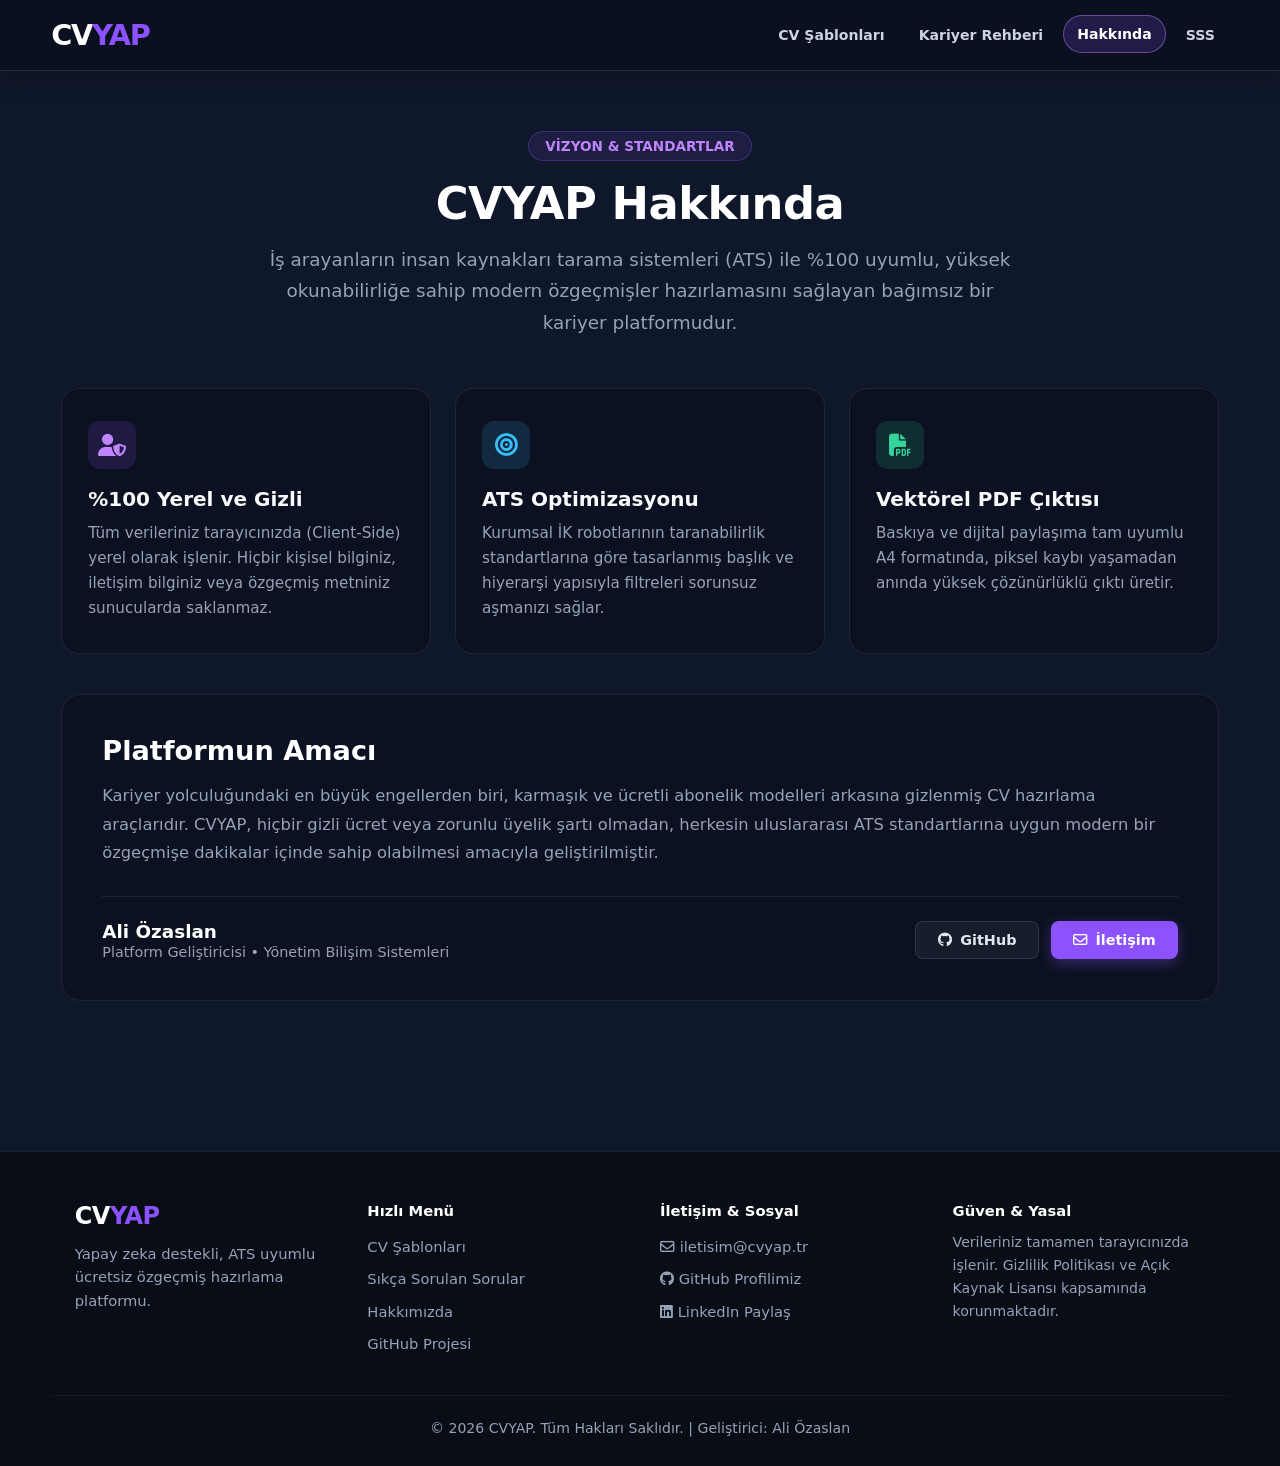
<file: about.html>
<!DOCTYPE html>
<html lang="tr" style="scroll-behavior: smooth;">
<head>
    <!-- Google Analytics (GA4) -->
    <script async src="https://www.googletagmanager.com/gtag/js?id=G-HSZXR4B0NV"></script>
    <script>
        window.dataLayer = window.dataLayer || [];
        function gtag(){dataLayer.push(arguments);}
        gtag('js', new Date());

        gtag('config', 'G-HSZXR4B0NV');
    </script>
    <meta charset="UTF-8">
    <meta name="viewport" content="width=device-width, initial-scale=1.0">
    <title>Hakkımızda | CVYAP</title>

    <!-- Favicon -->
    <link rel="icon" type="image/png" sizes="512x512" href="logo.png?v=2065">
    <link rel="icon" type="image/png" sizes="32x32" href="logo.png?v=2065">
    <link rel="icon" type="image/png" sizes="16x16" href="logo.png?v=2065">
    <link rel="shortcut icon" href="favicon.ico?v=2065">
    <link rel="apple-touch-icon" sizes="180x180" href="logo.png?v=2065">
    <link rel="manifest" href="site.webmanifest">
    <meta name="theme-color" content="#0b1120">

    <!-- SEO Meta Etiketleri -->
    <meta name="description" content="CVYAP hakkında bilgi edinin. Misyonumuz, ATS uyumlu CV hazırlama altyapımız ve yerel veri gizliliği standartlarımız.">
    <meta name="robots" content="index, follow">
    <link rel="canonical" href="https://cvyap.tr/about.html">

    <!-- CSS & Font Awesome -->
    <link rel="stylesheet" href="style.css?v=2065">
    <link rel="stylesheet" href="https://cdnjs.cloudflare.com/ajax/libs/font-awesome/6.5.2/css/all.min.css">
</head>
<body style="background-color: #0f172a; color: #f8fafc; min-height: 100vh; display: flex; flex-direction: column;">

<!-- TEK ÜST NAVİGASYON -->
<header class="site-header">
    <div class="site-header-inner">
        <a href="index.html" class="brand-logo-link brand-logo-text-only" title="CVYAP Ana Sayfa" aria-label="CVYAP Ana Sayfa">
            <span class="brand-logo-text"><strong>CV</strong><span>YAP</span></span>
        </a>
        <nav class="site-nav" aria-label="CVYAP ana menü">
            <a href="sablonlar.html" class="site-nav-link">CV Şablonları</a>
            <a href="kariyer-rehberi.html" class="site-nav-link">Kariyer Rehberi</a>
            <a href="about.html" class="site-nav-link" aria-current="page">Hakkında</a>
            <a href="sss.html" class="site-nav-link">SSS</a>
        </nav>
    </div>
</header>

<!-- HAKKINDA İÇERİK -->
<main style="flex: 1; max-width: 1200px; width: 92%; margin: 60px auto; padding: 0 10px;">

    <div style="text-align: center; margin-bottom: 50px;">
            <span style="display: inline-block; background: rgba(140, 82, 255, 0.12); border: 1px solid rgba(140, 82, 255, 0.3); color: #c084fc; padding: 6px 16px; border-radius: 999px; font-size: 0.85rem; font-weight: 700; margin-bottom: 16px;">
                VİZYON & STANDARTLAR
            </span>
        <h1 style="font-size: 2.8rem; font-weight: 900; color: #ffffff; margin-bottom: 14px; letter-spacing: -0.5px;">CVYAP Hakkında</h1>
        <p style="font-size: 1.15rem; color: #94a3b8; max-width: 750px; margin: 0 auto; line-height: 1.7;">
            İş arayanların insan kaynakları tarama sistemleri (ATS) ile %100 uyumlu, yüksek okunabilirliğe sahip modern özgeçmişler hazırlamasını sağlayan bağımsız bir kariyer platformudur.
        </p>
    </div>

    <div style="display: grid; grid-template-columns: repeat(auto-fit, minmax(300px, 1fr)); gap: 24px; margin-bottom: 40px;">
        <div style="background: #0b1120; border: 1px solid rgba(255, 255, 255, 0.08); border-radius: 18px; padding: 32px 26px;">
            <div style="width: 48px; height: 48px; border-radius: 12px; background: rgba(140, 82, 255, 0.15); display: flex; align-items: center; justify-content: center; color: #c084fc; font-size: 1.4rem; margin-bottom: 18px;">
                <i class="fa-solid fa-user-shield"></i>
            </div>
            <h3 style="font-size: 1.25rem; font-weight: 700; color: #f8fafc; margin-bottom: 10px;">%100 Yerel ve Gizli</h3>
            <p style="font-size: 0.95rem; line-height: 1.65; color: #94a3b8; margin: 0;">
                Tüm verileriniz tarayıcınızda (Client-Side) yerel olarak işlenir. Hiçbir kişisel bilginiz, iletişim bilginiz veya özgeçmiş metniniz sunucularda saklanmaz.
            </p>
        </div>

        <div style="background: #0b1120; border: 1px solid rgba(255, 255, 255, 0.08); border-radius: 18px; padding: 32px 26px;">
            <div style="width: 48px; height: 48px; border-radius: 12px; background: rgba(56, 189, 248, 0.15); display: flex; align-items: center; justify-content: center; color: #38bdf8; font-size: 1.4rem; margin-bottom: 18px;">
                <i class="fa-solid fa-bullseye"></i>
            </div>
            <h3 style="font-size: 1.25rem; font-weight: 700; color: #f8fafc; margin-bottom: 10px;">ATS Optimizasyonu</h3>
            <p style="font-size: 0.95rem; line-height: 1.65; color: #94a3b8; margin: 0;">
                Kurumsal İK robotlarının taranabilirlik standartlarına göre tasarlanmış başlık ve hiyerarşi yapısıyla filtreleri sorunsuz aşmanızı sağlar.
            </p>
        </div>

        <div style="background: #0b1120; border: 1px solid rgba(255, 255, 255, 0.08); border-radius: 18px; padding: 32px 26px;">
            <div style="width: 48px; height: 48px; border-radius: 12px; background: rgba(52, 211, 153, 0.15); display: flex; align-items: center; justify-content: center; color: #34d399; font-size: 1.4rem; margin-bottom: 18px;">
                <i class="fa-solid fa-file-pdf"></i>
            </div>
            <h3 style="font-size: 1.25rem; font-weight: 700; color: #f8fafc; margin-bottom: 10px;">Vektörel PDF Çıktısı</h3>
            <p style="font-size: 0.95rem; line-height: 1.65; color: #94a3b8; margin: 0;">
                Baskıya ve dijital paylaşıma tam uyumlu A4 formatında, piksel kaybı yaşamadan anında yüksek çözünürlüklü çıktı üretir.
            </p>
        </div>
    </div>

    <div style="background: #0b1120; border: 1px solid rgba(255, 255, 255, 0.08); border-radius: 20px; padding: 40px; margin-bottom: 40px;">
        <h2 style="font-size: 1.7rem; font-weight: 800; color: #ffffff; margin-bottom: 16px;">Platformun Amacı</h2>
        <p style="font-size: 1.02rem; line-height: 1.75; color: #94a3b8; margin-bottom: 28px;">
            Kariyer yolculuğundaki en büyük engellerden biri, karmaşık ve ücretli abonelik modelleri arkasına gizlenmiş CV hazırlama araçlarıdır. CVYAP, hiçbir gizli ücret veya zorunlu üyelik şartı olmadan, herkesin uluslararası ATS standartlarına uygun modern bir özgeçmişe dakikalar içinde sahip olabilmesi amacıyla geliştirilmiştir.
        </p>

        <div style="display: flex; align-items: center; justify-content: space-between; flex-wrap: wrap; gap: 20px; padding-top: 24px; border-top: 1px solid rgba(255, 255, 255, 0.08);">
            <div>
                <div style="font-weight: 800; color: #ffffff; font-size: 1.15rem;">Ali Özaslan</div>
                <div style="font-size: 0.9rem; color: #94a3b8; margin-top: 2px;">Platform Geliştiricisi • Yönetim Bilişim Sistemleri</div>
            </div>

            <div style="display: flex; gap: 12px;">
                <a href="https://github.com/Aliiozaslann" target="_blank" rel="noopener noreferrer" style="display: inline-flex; align-items: center; gap: 8px; padding: 10px 22px; border-radius: 8px; background: rgba(255, 255, 255, 0.05); border: 1px solid rgba(255, 255, 255, 0.1); color: #e2e8f0; text-decoration: none; font-size: 0.9rem; font-weight: 600; transition: 0.2s;">
                    <i class="fa-brands fa-github"></i> GitHub
                </a>
                <a href="mailto:iletisim@cvyap.tr" style="display: inline-flex; align-items: center; gap: 8px; padding: 10px 22px; border-radius: 8px; background: #8c52ff; color: #ffffff; text-decoration: none; font-size: 0.9rem; font-weight: 700; box-shadow: 0 4px 14px rgba(140, 82, 255, 0.35); transition: 0.2s;">
                    <i class="fa-regular fa-envelope"></i> İletişim
                </a>
            </div>
        </div>
    </div>

</main>

<!-- ALT FOOTER -->
<footer style="background: #090d16; border-top: 1px solid rgba(255, 255, 255, 0.08); padding: 50px 4% 30px; color: #94a3b8; font-size: 0.92rem; margin-top: 50px;">
    <div style="max-width: 1600px; width: 96%; margin: 0 auto; display: grid; grid-template-columns: repeat(auto-fit, minmax(240px, 1fr)); gap: 40px; margin-bottom: 35px;">
        <div>
            <div style="font-size: 1.5rem; font-weight: 900; letter-spacing: -0.5px; margin-bottom: 12px;">
                <span style="color: #ffffff;">CV</span><span style="color: #8c52ff;">YAP</span>
            </div>
            <p style="line-height: 1.6;">Yapay zeka destekli, ATS uyumlu ücretsiz özgeçmiş hazırlama platformu.</p>
        </div>
        <div>
            <div style="font-weight: 700; color: #fff; margin-bottom: 12px;">Hızlı Menü</div>
            <ul style="list-style: none; padding: 0; line-height: 2.2;">
                <li><a href="index.html#templatesSection" style="color: #94a3b8; text-decoration: none;">CV Şablonları</a></li>
                <li><a href="sss.html" style="color: #94a3b8; text-decoration: none;">Sıkça Sorulan Sorular</a></li>
                <li><a href="about.html" style="color: #94a3b8; text-decoration: none;">Hakkımızda</a></li>
                <li><a href="https://github.com/Aliiozaslann/cvolusturucu" target="_blank" rel="noopener noreferrer" style="color: #94a3b8; text-decoration: none;">GitHub Projesi</a></li>
            </ul>
        </div>
        <div>
            <div style="font-weight: 700; color: #fff; margin-bottom: 12px;">İletişim & Sosyal</div>
            <ul style="list-style: none; padding: 0; line-height: 2.2;">
                <li><i class="fa-regular fa-envelope"></i> iletisim@cvyap.tr</li>
                <li><a href="https://github.com/Aliiozaslann" target="_blank" rel="noopener noreferrer" style="color: #94a3b8; text-decoration: none;"><i class="fa-brands fa-github"></i> GitHub Profilimiz</a></li>
                <li><a href="https://www.linkedin.com" target="_blank" rel="noopener noreferrer" style="color: #94a3b8; text-decoration: none;"><i class="fa-brands fa-linkedin"></i> LinkedIn Paylaş</a></li>
            </ul>
        </div>
        <div>
            <div style="font-weight: 700; color: #fff; margin-bottom: 12px;">Güven & Yasal</div>
            <p style="font-size: 0.88rem; line-height: 1.65;">Verileriniz tamamen tarayıcınızda işlenir. Gizlilik Politikası ve Açık Kaynak Lisansı kapsamında korunmaktadır.</p>
        </div>
    </div>
    <div style="border-top: 1px solid rgba(255,255,255,0.05); padding-top: 24px; text-align: center; font-size: 0.88rem;">
        &copy; 2026 CVYAP. Tüm Hakları Saklıdır. | Geliştirici: Ali Özaslan
    </div>
</footer>

</body>
</html>
</file>
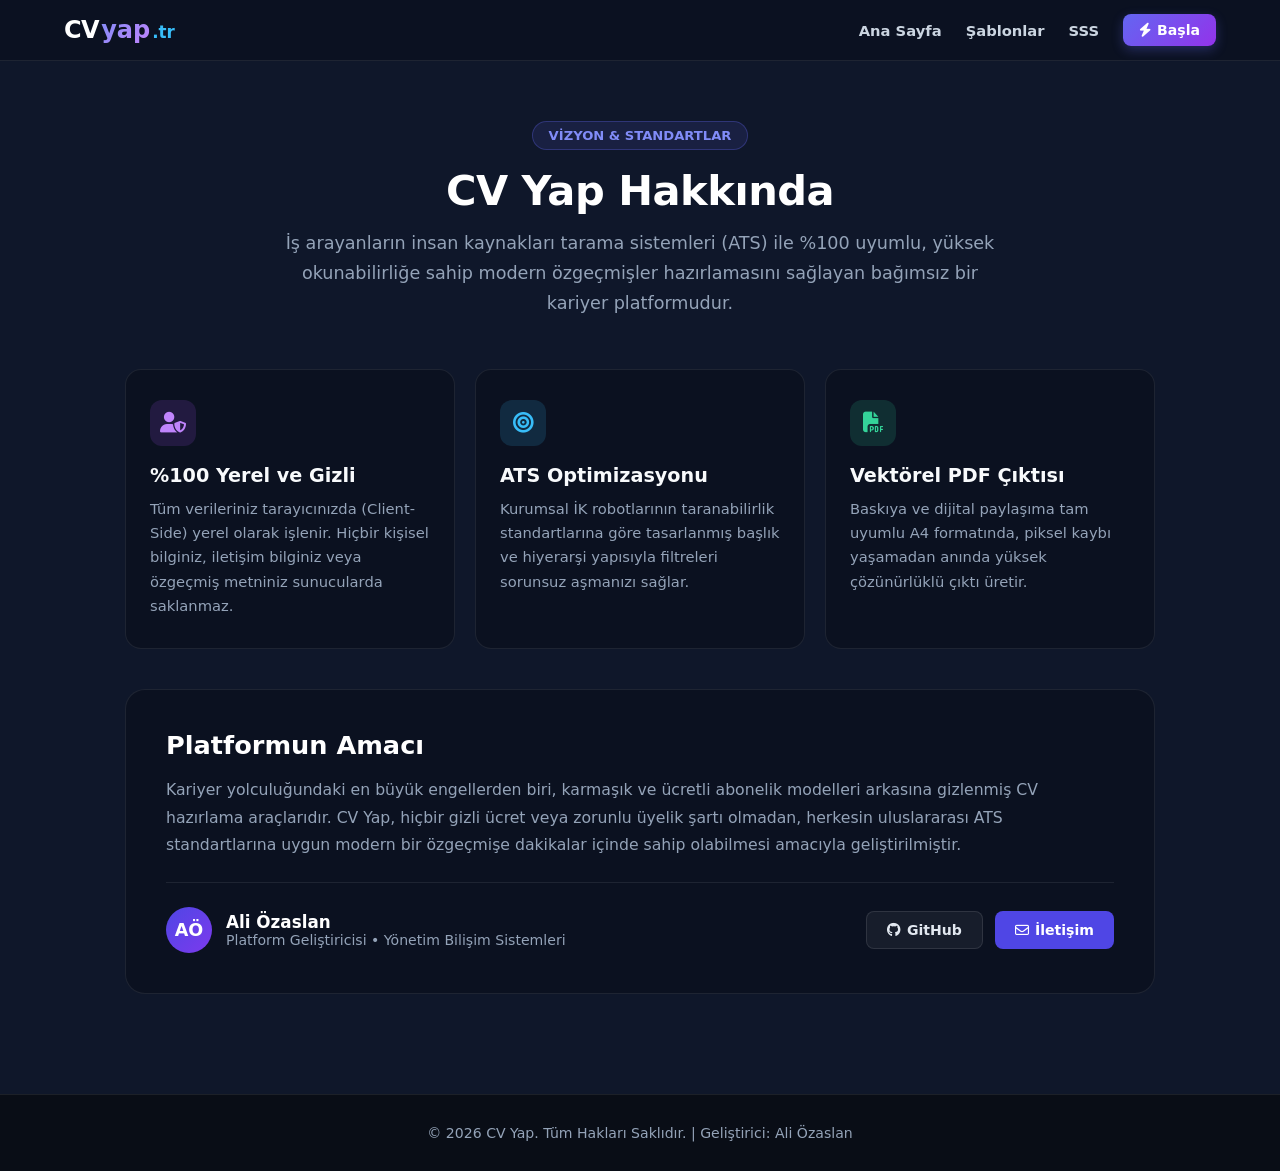
<file: hakkinda..html>
<!DOCTYPE html>
<html lang="tr" style="scroll-behavior: smooth;">
<head>
    <meta charset="UTF-8">
    <meta name="viewport" content="width=device-width, initial-scale=1.0">
    <title>Hakkımızda | CV Yap</title>

    <!-- Favicon (Yeni logo.png) -->
    <link rel="icon" type="image/png" sizes="32x32" href="logo.png?v=2026">
    <link rel="icon" type="image/png" sizes="16x16" href="logo.png?v=2026">
    <link rel="shortcut icon" href="logo.png?v=2026">
    <link rel="apple-touch-icon" sizes="180x180" href="logo.png?v=2026">

    <!-- SEO Meta Etiketleri -->
    <meta name="description" content="CV Yap hakkında bilgi edinin. Misyonumuz, ATS uyumlu CV hazırlama altyapımız, yerel veri gizliliği standartlarımız ve platform vizyonumuz.">
    <meta name="robots" content="index, follow">
    <link rel="canonical" href="https://cvyap.tr/hakkinda.html">

    <!-- Open Graph -->
    <meta property="og:type" content="article">
    <meta property="og:title" content="Hakkımızda - CV Yap">
    <meta property="og:description" content="ATS uyumlu ücretsiz profesyonel CV hazırlama platformu CV Yap hakkında detaylı bilgi.">
    <meta property="og:url" content="https://cvyap.tr/hakkinda.html">
    <meta property="og:image" content="https://cvyap.tr/logo.png?v=2026">

    <!-- CSS & Font Awesome -->
    <link rel="stylesheet" href="style.css?v=2026">
    <link rel="stylesheet" href="https://cdnjs.cloudflare.com/ajax/libs/font-awesome/6.5.2/css/all.min.css">
</head>
<body style="background-color: #0f172a; color: #f8fafc; min-height: 100vh; display: flex; flex-direction: column;">

<!-- ÜST NAVBAR -->
<header style="width: 100%; border-bottom: 1px solid rgba(255, 255, 255, 0.08); background: rgba(11, 17, 32, 0.85); backdrop-filter: blur(12px); position: sticky; top: 0; z-index: 100;">
    <div style="max-width: 1280px; margin: 0 auto; padding: 14px 5%; display: flex; align-items: center; justify-content: space-between;">

        <a href="index.html" style="display: flex; align-items: baseline; gap: 2px; text-decoration: none;">
            <span style="font-size: 1.5rem; font-weight: 900; color: #ffffff; letter-spacing: -0.5px;">CV</span>
            <span style="font-size: 1.5rem; font-weight: 900; background: linear-gradient(135deg, #818cf8, #c084fc); -webkit-background-clip: text; -webkit-text-fill-color: transparent;">yap</span>
            <span style="font-size: 1.05rem; font-weight: 800; color: #38bdf8;">.tr</span>
        </a>

        <div style="display: flex; align-items: center; gap: 24px;">
            <a href="index.html" style="color: #cbd5e1; text-decoration: none; font-size: 0.92rem; font-weight: 600; transition: 0.2s;">Ana Sayfa</a>
            <a href="index.html#templatesSection" style="color: #cbd5e1; text-decoration: none; font-size: 0.92rem; font-weight: 600; transition: 0.2s;">Şablonlar</a>
            <a href="sss.html" style="color: #cbd5e1; text-decoration: none; font-size: 0.92rem; font-weight: 600; transition: 0.2s;">SSS</a>
            <a href="index.html#templatesSection" style="display: inline-flex; align-items: center; gap: 6px; padding: 8px 16px; border-radius: 8px; background: linear-gradient(135deg, #6366f1, #9333ea); color: #ffffff; text-decoration: none; font-size: 0.88rem; font-weight: 600; box-shadow: 0 4px 12px rgba(99, 102, 241, 0.3);">
                <i class="fa-solid fa-bolt"></i> Başla
            </a>
        </div>

    </div>
</header>

<!-- HAKKINDA ANA İÇERİK -->
<main style="flex: 1; max-width: 1050px; width: 90%; margin: 60px auto; padding: 0 10px;">

    <div style="text-align: center; margin-bottom: 50px;">
            <span style="display: inline-block; background: rgba(99, 102, 241, 0.12); border: 1px solid rgba(99, 102, 241, 0.3); color: #818cf8; padding: 6px 16px; border-radius: 999px; font-size: 0.82rem; font-weight: 700; margin-bottom: 16px;">
                VİZYON & STANDARTLAR
            </span>
        <h1 style="font-size: 2.6rem; font-weight: 800; color: #ffffff; margin-bottom: 14px; letter-spacing: -0.5px;">CV Yap Hakkında</h1>
        <p style="font-size: 1.1rem; color: #94a3b8; max-width: 720px; margin: 0 auto; line-height: 1.7;">
            İş arayanların insan kaynakları tarama sistemleri (ATS) ile %100 uyumlu, yüksek okunabilirliğe sahip modern özgeçmişler hazırlamasını sağlayan bağımsız bir kariyer platformudur.
        </p>
    </div>

    <div style="display: grid; grid-template-columns: repeat(auto-fit, minmax(280px, 1fr)); gap: 20px; margin-bottom: 40px;">
        <div style="background: #0b1120; border: 1px solid rgba(255, 255, 255, 0.08); border-radius: 16px; padding: 30px 24px;">
            <div style="width: 46px; height: 46px; border-radius: 12px; background: rgba(168, 85, 247, 0.15); display: flex; align-items: center; justify-content: center; color: #c084fc; font-size: 1.3rem; margin-bottom: 18px;">
                <i class="fa-solid fa-user-shield"></i>
            </div>
            <h3 style="font-size: 1.2rem; font-weight: 700; color: #f8fafc; margin-bottom: 10px;">%100 Yerel ve Gizli</h3>
            <p style="font-size: 0.92rem; line-height: 1.65; color: #94a3b8; margin: 0;">
                Tüm verileriniz tarayıcınızda (Client-Side) yerel olarak işlenir. Hiçbir kişisel bilginiz, iletişim bilginiz veya özgeçmiş metniniz sunucularda saklanmaz.
            </p>
        </div>

        <div style="background: #0b1120; border: 1px solid rgba(255, 255, 255, 0.08); border-radius: 16px; padding: 30px 24px;">
            <div style="width: 46px; height: 46px; border-radius: 12px; background: rgba(56, 189, 248, 0.15); display: flex; align-items: center; justify-content: center; color: #38bdf8; font-size: 1.3rem; margin-bottom: 18px;">
                <i class="fa-solid fa-bullseye"></i>
            </div>
            <h3 style="font-size: 1.2rem; font-weight: 700; color: #f8fafc; margin-bottom: 10px;">ATS Optimizasyonu</h3>
            <p style="font-size: 0.92rem; line-height: 1.65; color: #94a3b8; margin: 0;">
                Kurumsal İK robotlarının taranabilirlik standartlarına göre tasarlanmış başlık ve hiyerarşi yapısıyla filtreleri sorunsuz aşmanızı sağlar.
            </p>
        </div>

        <div style="background: #0b1120; border: 1px solid rgba(255, 255, 255, 0.08); border-radius: 16px; padding: 30px 24px;">
            <div style="width: 46px; height: 46px; border-radius: 12px; background: rgba(52, 211, 153, 0.15); display: flex; align-items: center; justify-content: center; color: #34d399; font-size: 1.3rem; margin-bottom: 18px;">
                <i class="fa-solid fa-file-pdf"></i>
            </div>
            <h3 style="font-size: 1.2rem; font-weight: 700; color: #f8fafc; margin-bottom: 10px;">Vektörel PDF Çıktısı</h3>
            <p style="font-size: 0.92rem; line-height: 1.65; color: #94a3b8; margin: 0;">
                Baskıya ve dijital paylaşıma tam uyumlu A4 formatında, piksel kaybı yaşamadan anında yüksek çözünürlüklü çıktı üretir.
            </p>
        </div>
    </div>

    <div style="background: #0b1120; border: 1px solid rgba(255, 255, 255, 0.08); border-radius: 20px; padding: 40px; margin-bottom: 40px;">
        <h2 style="font-size: 1.6rem; font-weight: 700; color: #ffffff; margin-bottom: 16px;">Platformun Amacı</h2>
        <p style="font-size: 0.98rem; line-height: 1.75; color: #94a3b8; margin-bottom: 24px;">
            Kariyer yolculuğundaki en büyük engellerden biri, karmaşık ve ücretli abonelik modelleri arkasına gizlenmiş CV hazırlama araçlarıdır. CV Yap, hiçbir gizli ücret veya zorunlu üyelik şartı olmadan, herkesin uluslararası ATS standartlarına uygun modern bir özgeçmişe dakikalar içinde sahip olabilmesi amacıyla geliştirilmiştir.
        </p>

        <div style="display: flex; align-items: center; justify-content: space-between; flex-wrap: wrap; gap: 20px; padding-top: 24px; border-top: 1px solid rgba(255, 255, 255, 0.08);">
            <div style="display: flex; align-items: center; gap: 14px;">
                <div style="width: 46px; height: 46px; border-radius: 50%; background: linear-gradient(135deg, #4f46e5, #7c3aed); display: flex; align-items: center; justify-content: center; font-size: 1.1rem; color: #fff; font-weight: 700;">
                    AÖ
                </div>
                <div>
                    <div style="font-weight: 700; color: #ffffff; font-size: 1.05rem;">Ali Özaslan</div>
                    <div style="font-size: 0.88rem; color: #94a3b8;">Platform Geliştiricisi • Yönetim Bilişim Sistemleri</div>
                </div>
            </div>

            <div style="display: flex; gap: 12px;">
                <a href="https://github.com/Aliiozaslann" target="_blank" rel="noopener noreferrer" style="display: inline-flex; align-items: center; gap: 6px; padding: 10px 20px; border-radius: 8px; background: rgba(255, 255, 255, 0.05); border: 1px solid rgba(255, 255, 255, 0.1); color: #e2e8f0; text-decoration: none; font-size: 0.88rem; font-weight: 600;">
                    <i class="fa-brands fa-github"></i> GitHub
                </a>
                <a href="mailto:iletisim@cvyap.tr" style="display: inline-flex; align-items: center; gap: 6px; padding: 10px 20px; border-radius: 8px; background: #4f46e5; color: #ffffff; text-decoration: none; font-size: 0.88rem; font-weight: 600;">
                    <i class="fa-regular fa-envelope"></i> İletişim
                </a>
            </div>
        </div>
    </div>

</main>

<!-- ALT FOOTER -->
<footer style="background: #090d16; border-top: 1px solid rgba(255, 255, 255, 0.08); padding: 30px 5%; color: #94a3b8; font-size: 0.88rem; text-align: center;">
    <p>&copy; 2026 CV Yap. Tüm Hakları Saklıdır. | Geliştirici: Ali Özaslan</p>
</footer>

</body>
</html>
</file>
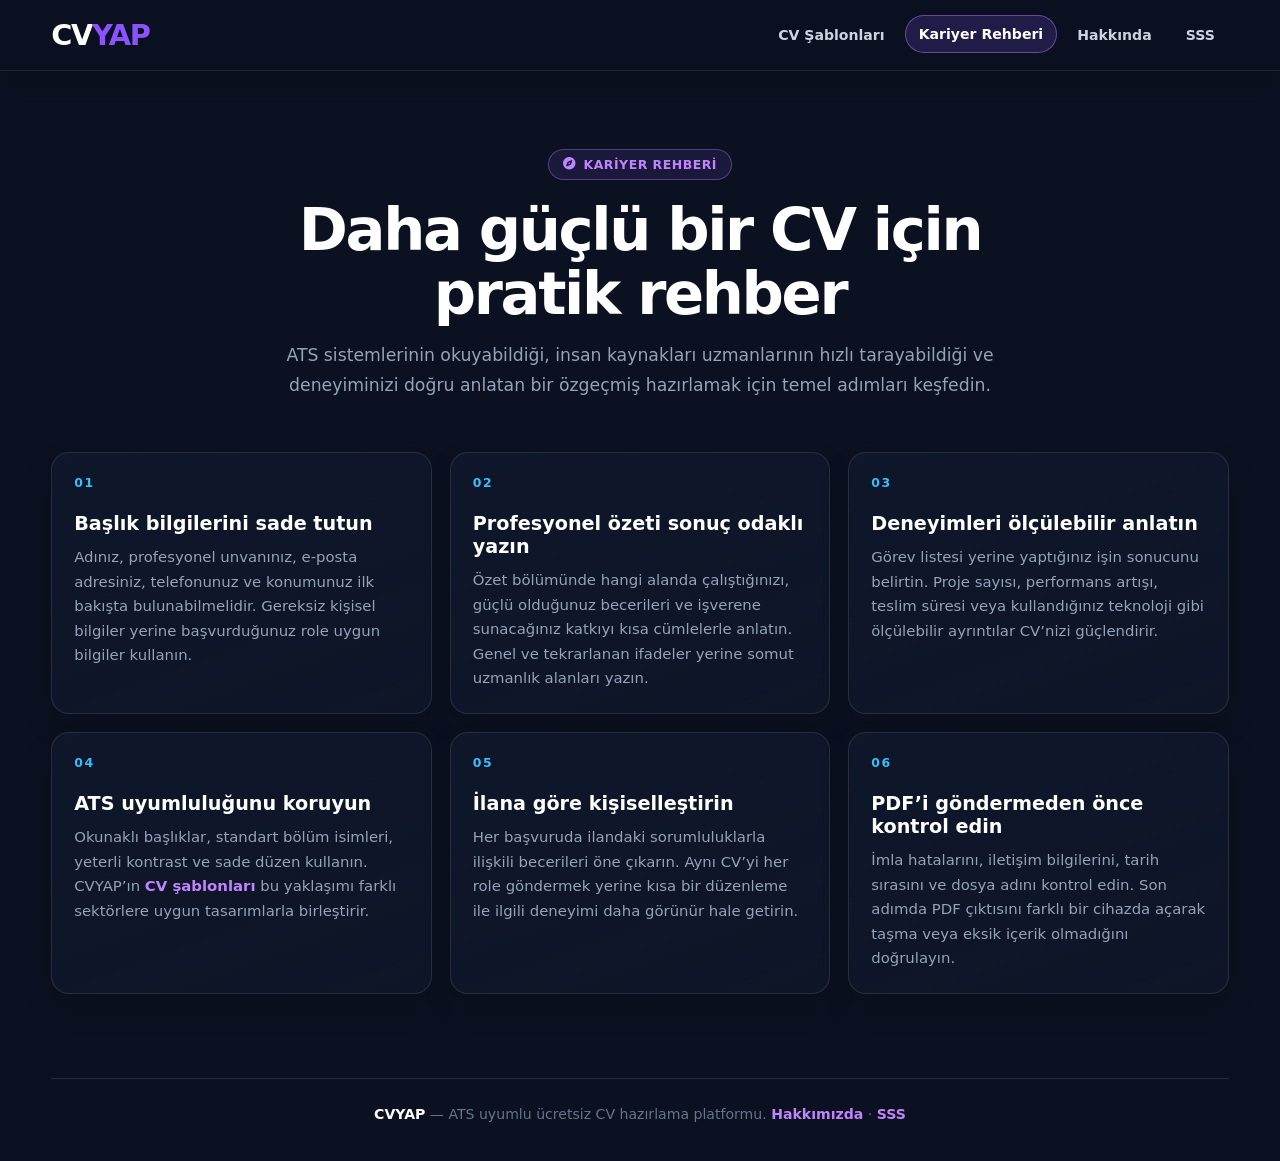
<file: kariyer-rehberi.html>
<!DOCTYPE html>
<html lang="tr" style="scroll-behavior: smooth;">
<head>
    <meta charset="UTF-8">
    <meta name="viewport" content="width=device-width, initial-scale=1.0">
    <title>Kariyer Rehberi | ATS Uyumlu CV ve İş Başvurusu İpuçları | CVYAP</title>
    <meta name="description" content="CVYAP Kariyer Rehberi ile ATS uyumlu CV hazırlama, özgeçmiş bölümleri, iş başvurusu ve mülakat öncesi hazırlık hakkında pratik bilgiler edinin.">
    <meta name="robots" content="index, follow, max-image-preview:large">
    <link rel="canonical" href="https://cvyap.tr/kariyer-rehberi.html">
    <link rel="icon" type="image/png" sizes="512x512" href="logo.png?v=2065">
    <link rel="shortcut icon" href="favicon.ico?v=2065">
    <link rel="manifest" href="site.webmanifest">
    <meta name="theme-color" content="#0b1120">
    <meta property="og:type" content="article">
    <meta property="og:site_name" content="CVYAP">
    <meta property="og:title" content="Kariyer Rehberi | ATS Uyumlu CV İpuçları">
    <meta property="og:description" content="Daha okunabilir ve ATS uyumlu bir CV hazırlamak için pratik kariyer önerileri.">
    <meta property="og:url" content="https://cvyap.tr/kariyer-rehberi.html">
    <meta property="og:image" content="https://cvyap.tr/logo.png?v=2065">
    <script type="application/ld+json">
    {
      "@context": "https://schema.org",
      "@graph": [
        {
          "@type": "Article",
          "@id": "https://cvyap.tr/kariyer-rehberi.html#article",
          "url": "https://cvyap.tr/kariyer-rehberi.html",
          "headline": "ATS Uyumlu CV ve İş Başvurusu Kariyer Rehberi",
          "description": "ATS uyumlu CV hazırlama ve iş başvurusu için pratik öneriler.",
          "isPartOf": {"@id": "https://cvyap.tr/#website"},
          "author": {"@type":"Person","name":"Ali Özaslan"},
          "inLanguage": "tr-TR"
        },
        {
          "@type": "BreadcrumbList",
          "itemListElement": [
            {"@type":"ListItem","position":1,"name":"Ana Sayfa","item":"https://cvyap.tr/"},
            {"@type":"ListItem","position":2,"name":"Kariyer Rehberi","item":"https://cvyap.tr/kariyer-rehberi.html"}
          ]
        }
      ]
    }
    </script>
    <link rel="stylesheet" href="style.css?v=2065">
    <link rel="stylesheet" href="https://cdnjs.cloudflare.com/ajax/libs/font-awesome/6.5.2/css/all.min.css">
</head>
<body class="seo-page-body">
    <header class="site-header">
        <div class="site-header-inner">
            <a href="index.html" class="brand-logo-link brand-logo-text-only" title="CVYAP Ana Sayfa" aria-label="CVYAP Ana Sayfa">
                <span class="brand-logo-text"><strong>CV</strong><span>YAP</span></span>
            </a>
            <nav class="site-nav" aria-label="CVYAP ana menü">
                <a href="sablonlar.html" class="site-nav-link">CV Şablonları</a>
                <a href="kariyer-rehberi.html" class="site-nav-link" aria-current="page">Kariyer Rehberi</a>
                <a href="about.html" class="site-nav-link">Hakkında</a>
                <a href="sss.html" class="site-nav-link">SSS</a>
            </nav>
        </div>
    </header>

    <main class="seo-page-main seo-guide-main">
        <section class="seo-page-hero">
            <span class="seo-kicker"><i class="fa-solid fa-compass" aria-hidden="true"></i> KARİYER REHBERİ</span>
            <h1>Daha güçlü bir CV için pratik rehber</h1>
            <p>ATS sistemlerinin okuyabildiği, insan kaynakları uzmanlarının hızlı tarayabildiği ve deneyiminizi doğru anlatan bir özgeçmiş hazırlamak için temel adımları keşfedin.</p>
        </section>

        <section class="guide-grid">
            <article class="guide-card"><span>01</span><h2>Başlık bilgilerini sade tutun</h2><p>Adınız, profesyonel unvanınız, e-posta adresiniz, telefonunuz ve konumunuz ilk bakışta bulunabilmelidir. Gereksiz kişisel bilgiler yerine başvurduğunuz role uygun bilgiler kullanın.</p></article>
            <article class="guide-card"><span>02</span><h2>Profesyonel özeti sonuç odaklı yazın</h2><p>Özet bölümünde hangi alanda çalıştığınızı, güçlü olduğunuz becerileri ve işverene sunacağınız katkıyı kısa cümlelerle anlatın. Genel ve tekrarlanan ifadeler yerine somut uzmanlık alanları yazın.</p></article>
            <article class="guide-card"><span>03</span><h2>Deneyimleri ölçülebilir anlatın</h2><p>Görev listesi yerine yaptığınız işin sonucunu belirtin. Proje sayısı, performans artışı, teslim süresi veya kullandığınız teknoloji gibi ölçülebilir ayrıntılar CV’nizi güçlendirir.</p></article>
            <article class="guide-card"><span>04</span><h2>ATS uyumluluğunu koruyun</h2><p>Okunaklı başlıklar, standart bölüm isimleri, yeterli kontrast ve sade düzen kullanın. CVYAP’ın <a href="sablonlar.html">CV şablonları</a> bu yaklaşımı farklı sektörlere uygun tasarımlarla birleştirir.</p></article>
            <article class="guide-card"><span>05</span><h2>İlana göre kişiselleştirin</h2><p>Her başvuruda ilandaki sorumluluklarla ilişkili becerileri öne çıkarın. Aynı CV’yi her role göndermek yerine kısa bir düzenleme ile ilgili deneyimi daha görünür hale getirin.</p></article>
            <article class="guide-card"><span>06</span><h2>PDF’i göndermeden önce kontrol edin</h2><p>İmla hatalarını, iletişim bilgilerini, tarih sırasını ve dosya adını kontrol edin. Son adımda PDF çıktısını farklı bir cihazda açarak taşma veya eksik içerik olmadığını doğrulayın.</p></article>
        </section>

    </main>

    <footer class="seo-page-footer"><strong>CVYAP</strong> — ATS uyumlu ücretsiz CV hazırlama platformu. <a href="about.html">Hakkımızda</a> · <a href="sss.html">SSS</a></footer>
</body>
</html>
</file>
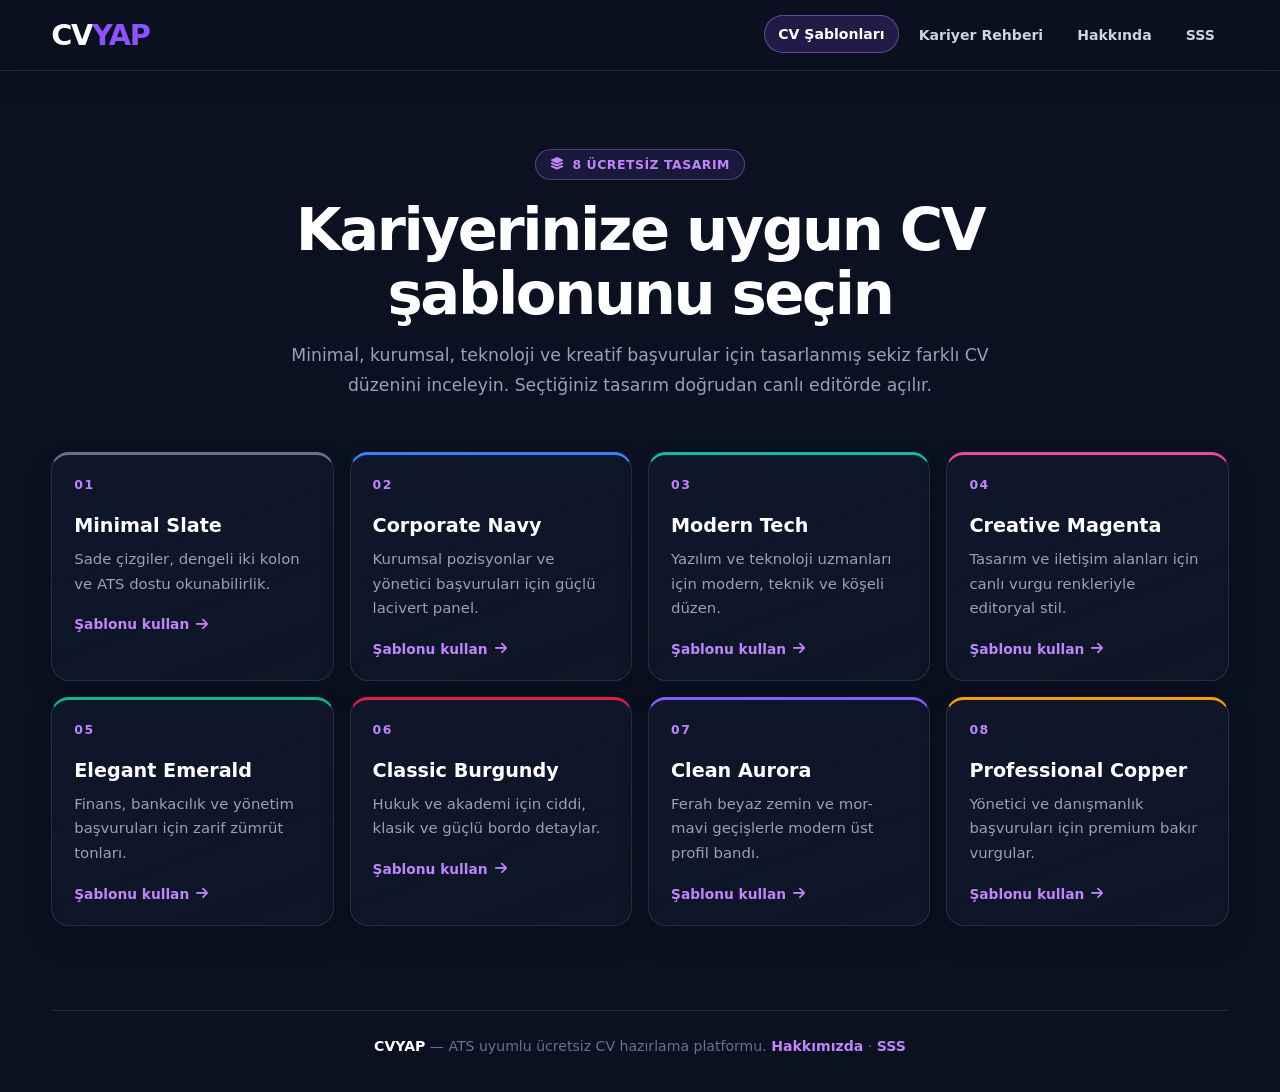
<file: sablonlar.html>
<!DOCTYPE html>
<html lang="tr" style="scroll-behavior: smooth;">
<head>
    <meta charset="UTF-8">
    <meta name="viewport" content="width=device-width, initial-scale=1.0">
    <title>CV Şablonları | 8 Ücretsiz ATS Uyumlu Tasarım | CVYAP</title>
    <meta name="description" content="CVYAP'ın sekiz ücretsiz CV şablonunu inceleyin. Minimal, kurumsal, teknoloji, kreatif ve yönetici tasarımlarından birini seçerek ATS uyumlu CV oluşturun.">
    <meta name="robots" content="index, follow, max-image-preview:large">
    <link rel="canonical" href="https://cvyap.tr/sablonlar.html">
    <link rel="icon" type="image/png" sizes="512x512" href="logo.png?v=2065">
    <link rel="shortcut icon" href="favicon.ico?v=2065">
    <link rel="manifest" href="site.webmanifest">
    <meta name="theme-color" content="#0b1120">
    <meta property="og:type" content="website">
    <meta property="og:site_name" content="CVYAP">
    <meta property="og:title" content="CV Şablonları | 8 Ücretsiz ATS Uyumlu Tasarım">
    <meta property="og:description" content="Kariyerinize uygun sekiz farklı CV tasarımını inceleyin ve ücretsiz CV'nizi oluşturmaya başlayın.">
    <meta property="og:url" content="https://cvyap.tr/sablonlar.html">
    <meta property="og:image" content="https://cvyap.tr/logo.png?v=2065">
    <script type="application/ld+json">
    {
      "@context": "https://schema.org",
      "@graph": [
        {
          "@type": "WebPage",
          "@id": "https://cvyap.tr/sablonlar.html#webpage",
          "url": "https://cvyap.tr/sablonlar.html",
          "name": "CV Şablonları | CVYAP",
          "description": "CVYAP'ın sekiz ücretsiz ATS uyumlu CV şablonu.",
          "isPartOf": {"@id": "https://cvyap.tr/#website"},
          "inLanguage": "tr-TR"
        },
        {
          "@type": "ItemList",
          "name": "CVYAP CV Şablonları",
          "itemListElement": [
            {"@type":"ListItem","position":1,"name":"Minimal Slate CV","url":"https://cvyap.tr/index.html?template=minimal-slate"},
            {"@type":"ListItem","position":2,"name":"Corporate Navy CV","url":"https://cvyap.tr/index.html?template=corporate-navy"},
            {"@type":"ListItem","position":3,"name":"Modern Tech CV","url":"https://cvyap.tr/index.html?template=modern-tech"},
            {"@type":"ListItem","position":4,"name":"Creative Magenta CV","url":"https://cvyap.tr/index.html?template=creative-magenta"},
            {"@type":"ListItem","position":5,"name":"Elegant Emerald CV","url":"https://cvyap.tr/index.html?template=elegant-emerald"},
            {"@type":"ListItem","position":6,"name":"Classic Burgundy CV","url":"https://cvyap.tr/index.html?template=classic-burgundy"},
            {"@type":"ListItem","position":7,"name":"Clean Aurora CV","url":"https://cvyap.tr/index.html?template=clean-aurora"},
            {"@type":"ListItem","position":8,"name":"Professional Copper CV","url":"https://cvyap.tr/index.html?template=professional-copper"}
          ]
        },
        {
          "@type": "BreadcrumbList",
          "itemListElement": [
            {"@type":"ListItem","position":1,"name":"Ana Sayfa","item":"https://cvyap.tr/"},
            {"@type":"ListItem","position":2,"name":"CV Şablonları","item":"https://cvyap.tr/sablonlar.html"}
          ]
        }
      ]
    }
    </script>
    <link rel="stylesheet" href="style.css?v=2065">
    <link rel="stylesheet" href="https://cdnjs.cloudflare.com/ajax/libs/font-awesome/6.5.2/css/all.min.css">
</head>
<body class="seo-page-body">
    <header class="site-header">
        <div class="site-header-inner">
            <a href="index.html" class="brand-logo-link brand-logo-text-only" title="CVYAP Ana Sayfa" aria-label="CVYAP Ana Sayfa">
                <span class="brand-logo-text"><strong>CV</strong><span>YAP</span></span>
            </a>
            <nav class="site-nav" aria-label="CVYAP ana menü">
                <a href="sablonlar.html" class="site-nav-link" aria-current="page">CV Şablonları</a>
                <a href="kariyer-rehberi.html" class="site-nav-link">Kariyer Rehberi</a>
                <a href="about.html" class="site-nav-link">Hakkında</a>
                <a href="sss.html" class="site-nav-link">SSS</a>
            </nav>
        </div>
    </header>

    <main class="seo-page-main">
        <section class="seo-page-hero">
            <span class="seo-kicker"><i class="fa-solid fa-layer-group" aria-hidden="true"></i> 8 ÜCRETSİZ TASARIM</span>
            <h1>Kariyerinize uygun CV şablonunu seçin</h1>
            <p>Minimal, kurumsal, teknoloji ve kreatif başvurular için tasarlanmış sekiz farklı CV düzenini inceleyin. Seçtiğiniz tasarım doğrudan canlı editörde açılır.</p>
        </section>

        <section class="seo-card-grid" aria-label="CV şablonları">
            <article class="seo-template-card seo-template-slate"><span class="seo-template-number">01</span><h2>Minimal Slate</h2><p>Sade çizgiler, dengeli iki kolon ve ATS dostu okunabilirlik.</p><a href="index.html?template=minimal-slate">Şablonu kullan <i class="fa-solid fa-arrow-right" aria-hidden="true"></i></a></article>
            <article class="seo-template-card seo-template-navy"><span class="seo-template-number">02</span><h2>Corporate Navy</h2><p>Kurumsal pozisyonlar ve yönetici başvuruları için güçlü lacivert panel.</p><a href="index.html?template=corporate-navy">Şablonu kullan <i class="fa-solid fa-arrow-right" aria-hidden="true"></i></a></article>
            <article class="seo-template-card seo-template-teal"><span class="seo-template-number">03</span><h2>Modern Tech</h2><p>Yazılım ve teknoloji uzmanları için modern, teknik ve köşeli düzen.</p><a href="index.html?template=modern-tech">Şablonu kullan <i class="fa-solid fa-arrow-right" aria-hidden="true"></i></a></article>
            <article class="seo-template-card seo-template-magenta"><span class="seo-template-number">04</span><h2>Creative Magenta</h2><p>Tasarım ve iletişim alanları için canlı vurgu renkleriyle editoryal stil.</p><a href="index.html?template=creative-magenta">Şablonu kullan <i class="fa-solid fa-arrow-right" aria-hidden="true"></i></a></article>
            <article class="seo-template-card seo-template-emerald"><span class="seo-template-number">05</span><h2>Elegant Emerald</h2><p>Finans, bankacılık ve yönetim başvuruları için zarif zümrüt tonları.</p><a href="index.html?template=elegant-emerald">Şablonu kullan <i class="fa-solid fa-arrow-right" aria-hidden="true"></i></a></article>
            <article class="seo-template-card seo-template-burgundy"><span class="seo-template-number">06</span><h2>Classic Burgundy</h2><p>Hukuk ve akademi için ciddi, klasik ve güçlü bordo detaylar.</p><a href="index.html?template=classic-burgundy">Şablonu kullan <i class="fa-solid fa-arrow-right" aria-hidden="true"></i></a></article>
            <article class="seo-template-card seo-template-aurora"><span class="seo-template-number">07</span><h2>Clean Aurora</h2><p>Ferah beyaz zemin ve mor-mavi geçişlerle modern üst profil bandı.</p><a href="index.html?template=clean-aurora">Şablonu kullan <i class="fa-solid fa-arrow-right" aria-hidden="true"></i></a></article>
            <article class="seo-template-card seo-template-copper"><span class="seo-template-number">08</span><h2>Professional Copper</h2><p>Yönetici ve danışmanlık başvuruları için premium bakır vurgular.</p><a href="index.html?template=professional-copper">Şablonu kullan <i class="fa-solid fa-arrow-right" aria-hidden="true"></i></a></article>
        </section>
    </main>

    <footer class="seo-page-footer"><strong>CVYAP</strong> — ATS uyumlu ücretsiz CV hazırlama platformu. <a href="about.html">Hakkımızda</a> · <a href="sss.html">SSS</a></footer>
</body>
</html>
</file>
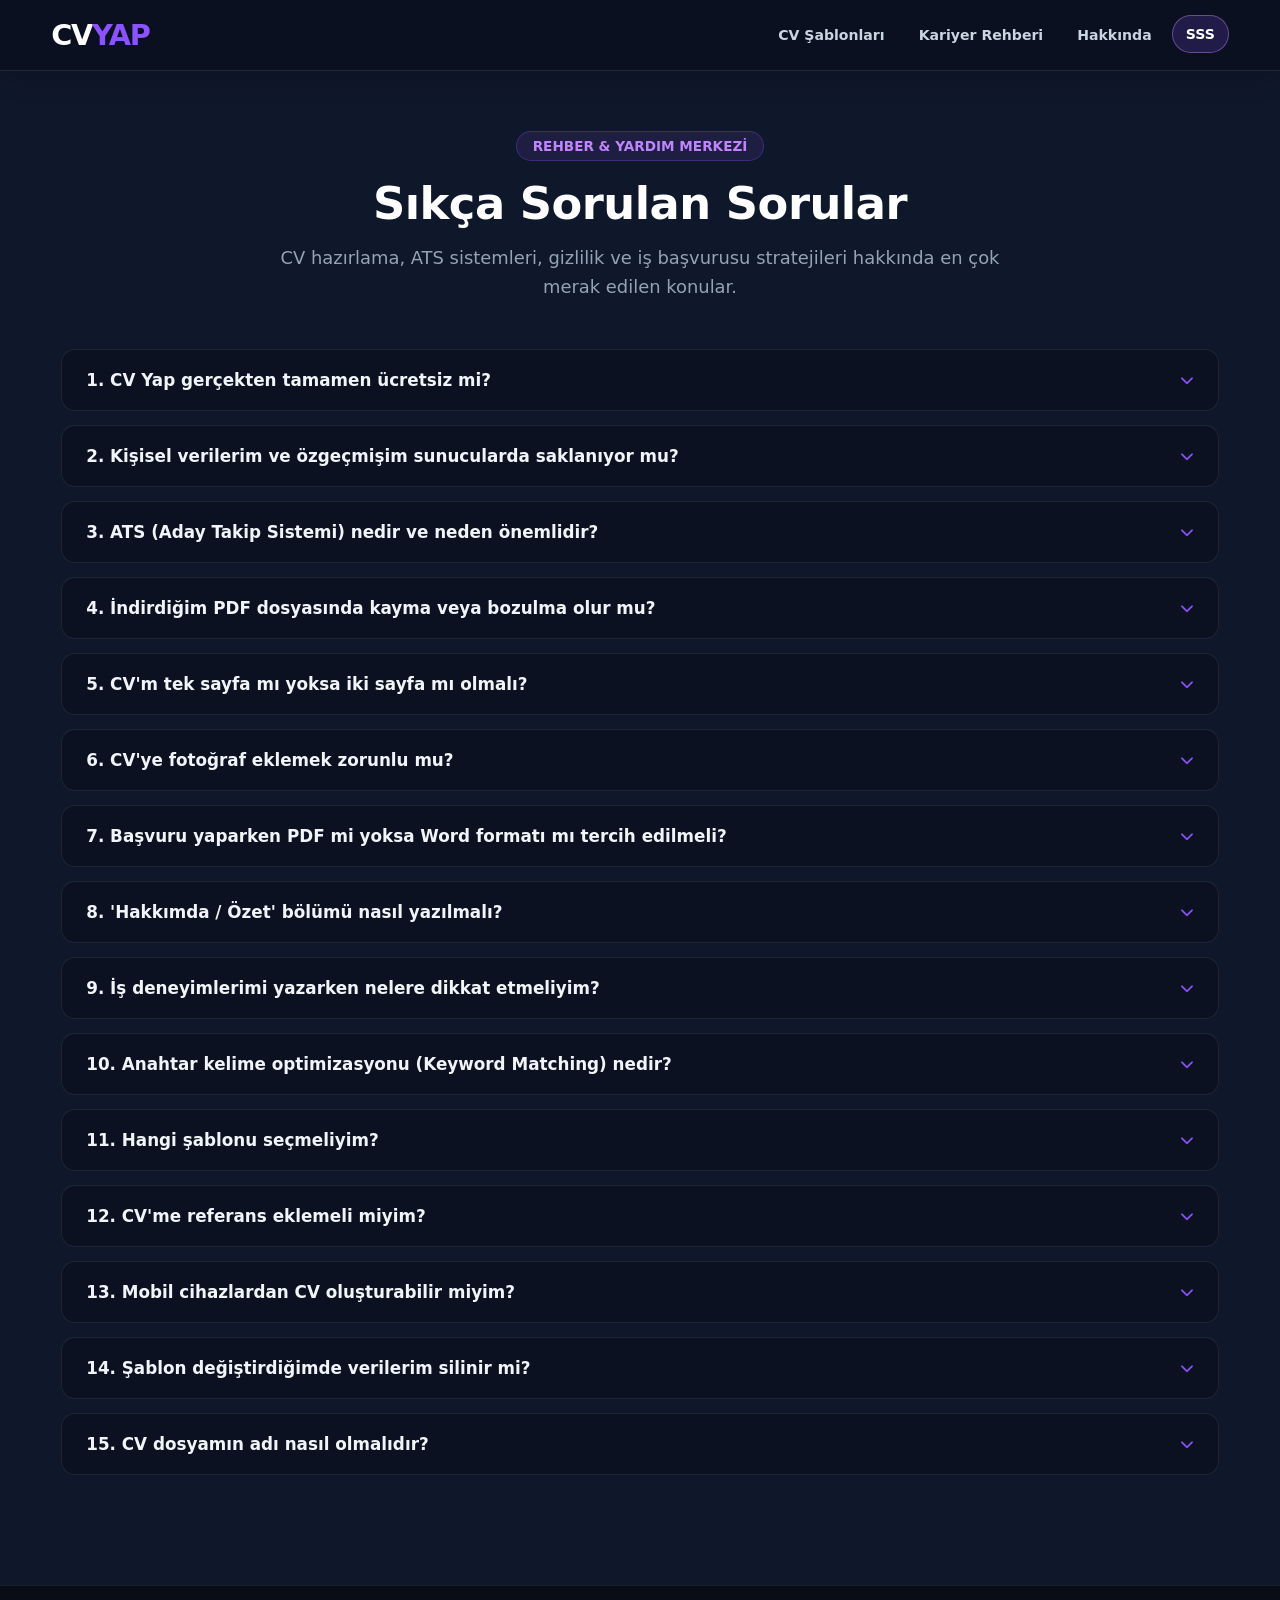
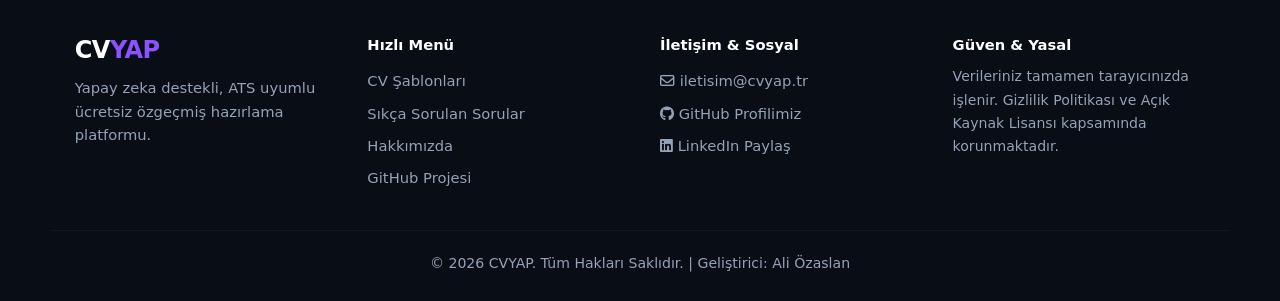
<file: sss.html>
<!DOCTYPE html>
<html lang="tr" style="scroll-behavior: smooth;">
<head>
    <!-- Google Analytics (GA4) -->
    <script async src="https://www.googletagmanager.com/gtag/js?id=G-HSZXR4B0NV"></script>
    <script>
        window.dataLayer = window.dataLayer || [];
        function gtag(){dataLayer.push(arguments);}
        gtag('js', new Date());

        gtag('config', 'G-HSZXR4B0NV');
    </script>
    <meta charset="UTF-8">
    <meta name="viewport" content="width=device-width, initial-scale=1.0">
    <title>Sıkça Sorulan Sorular | CVYAP</title>

    <!-- Favicon -->
    <link rel="icon" type="image/png" sizes="512x512" href="logo.png?v=2065">
    <link rel="icon" type="image/png" sizes="32x32" href="logo.png?v=2065">
    <link rel="icon" type="image/png" sizes="16x16" href="logo.png?v=2065">
    <link rel="shortcut icon" href="favicon.ico?v=2065">
    <link rel="apple-touch-icon" sizes="180x180" href="logo.png?v=2065">
    <link rel="manifest" href="site.webmanifest">
    <meta name="theme-color" content="#0b1120">

    <!-- SEO Meta Etiketleri -->
    <meta name="description" content="CV hazırlama, ATS uyumluluğu, gizlilik ve iş başvuruları hakkında en çok merak edilen 15 soru ve yanıtı.">
    <meta name="robots" content="index, follow">
    <link rel="canonical" href="https://cvyap.tr/sss.html">

    <!-- CSS & Font Awesome -->
    <link rel="stylesheet" href="style.css?v=2065">
    <link rel="stylesheet" href="https://cdnjs.cloudflare.com/ajax/libs/font-awesome/6.5.2/css/all.min.css">
</head>
<body style="background-color: #0f172a; color: #f8fafc; min-height: 100vh; display: flex; flex-direction: column;">

<!-- TEK ÜST NAVİGASYON -->
<header class="site-header">
    <div class="site-header-inner">
        <a href="index.html" class="brand-logo-link brand-logo-text-only" title="CVYAP Ana Sayfa" aria-label="CVYAP Ana Sayfa">
            <span class="brand-logo-text"><strong>CV</strong><span>YAP</span></span>
        </a>
        <nav class="site-nav" aria-label="CVYAP ana menü">
            <a href="sablonlar.html" class="site-nav-link">CV Şablonları</a>
            <a href="kariyer-rehberi.html" class="site-nav-link">Kariyer Rehberi</a>
            <a href="about.html" class="site-nav-link">Hakkında</a>
            <a href="sss.html" class="site-nav-link" aria-current="page">SSS</a>
        </nav>
    </div>
</header>

<!-- SSS ANA İÇERİK -->
<main style="flex: 1; max-width: 1200px; width: 92%; margin: 60px auto; padding: 0 10px;">

    <div style="text-align: center; margin-bottom: 48px;">
            <span style="display: inline-block; background: rgba(140, 82, 255, 0.12); border: 1px solid rgba(140, 82, 255, 0.3); color: #c084fc; padding: 6px 16px; border-radius: 999px; font-size: 0.85rem; font-weight: 700; margin-bottom: 16px;">
                REHBER & YARDIM MERKEZİ
            </span>
        <h1 style="font-size: 2.8rem; font-weight: 900; color: #ffffff; margin-bottom: 14px; letter-spacing: -0.5px;">Sıkça Sorulan Sorular</h1>
        <p style="font-size: 1.12rem; color: #94a3b8; max-width: 750px; margin: 0 auto; line-height: 1.6;">
            CV hazırlama, ATS sistemleri, gizlilik ve iş başvurusu stratejileri hakkında en çok merak edilen konular.
        </p>
    </div>

    <div style="display: flex; flex-direction: column; gap: 14px;">

        <details style="background: #0b1120; border: 1px solid rgba(255, 255, 255, 0.08); border-radius: 14px; padding: 20px 24px; cursor: pointer;">
            <summary style="font-weight: 700; color: #f1f5f9; font-size: 1.05rem; list-style: none; display: flex; justify-content: space-between; align-items: center;">
                <span>1. CV Yap gerçekten tamamen ücretsiz mi?</span>
                <i class="fa-solid fa-chevron-down" style="font-size: 0.85rem; color: #8c52ff;"></i>
            </summary>
            <p style="margin-top: 14px; color: #94a3b8; font-size: 0.94rem; line-height: 1.7; border-top: 1px solid rgba(255,255,255,0.06); padding-top: 14px;">
                Evet. Platformdaki tüm şablonlar, düzenleme adımları ve yüksek kalitede PDF indirme özellikleri tamamen ücretsizdir. Kredi kartı veya gizli abonelik ücreti bulunmaz.
            </p>
        </details>

        <details style="background: #0b1120; border: 1px solid rgba(255, 255, 255, 0.08); border-radius: 14px; padding: 20px 24px; cursor: pointer;">
            <summary style="font-weight: 700; color: #f1f5f9; font-size: 1.05rem; list-style: none; display: flex; justify-content: space-between; align-items: center;">
                <span>2. Kişisel verilerim ve özgeçmişim sunucularda saklanıyor mu?</span>
                <i class="fa-solid fa-chevron-down" style="font-size: 0.85rem; color: #8c52ff;"></i>
            </summary>
            <p style="margin-top: 14px; color: #94a3b8; font-size: 0.94rem; line-height: 1.7; border-top: 1px solid rgba(255,255,255,0.06); padding-top: 14px;">
                Hayır. CV Yap %100 yerel (Client-Side) mimariyle geliştirilmiştir. Girdiğiniz bilgiler ve fotoğraflar sadece kendi tarayıcınızda işlenir; hiçbir sunucuya kaydedilmez.
            </p>
        </details>

        <details style="background: #0b1120; border: 1px solid rgba(255, 255, 255, 0.08); border-radius: 14px; padding: 20px 24px; cursor: pointer;">
            <summary style="font-weight: 700; color: #f1f5f9; font-size: 1.05rem; list-style: none; display: flex; justify-content: space-between; align-items: center;">
                <span>3. ATS (Aday Takip Sistemi) nedir ve neden önemlidir?</span>
                <i class="fa-solid fa-chevron-down" style="font-size: 0.85rem; color: #8c52ff;"></i>
            </summary>
            <p style="margin-top: 14px; color: #94a3b8; font-size: 0.94rem; line-height: 1.7; border-top: 1px solid rgba(255,255,255,0.06); padding-top: 14px;">
                ATS, şirketlerin iş başvurularını insan gözü görmeden önce otomatik taradığı filtreleme yazılımlarıdır. Şablonlarımız, metin hiyerarşisi bozulmadan ATS sistemleri tarafından hatasız okunacak şekilde tasarlanmıştır.
            </p>
        </details>

        <details style="background: #0b1120; border: 1px solid rgba(255, 255, 255, 0.08); border-radius: 14px; padding: 20px 24px; cursor: pointer;">
            <summary style="font-weight: 700; color: #f1f5f9; font-size: 1.05rem; list-style: none; display: flex; justify-content: space-between; align-items: center;">
                <span>4. İndirdiğim PDF dosyasında kayma veya bozulma olur mu?</span>
                <i class="fa-solid fa-chevron-down" style="font-size: 0.85rem; color: #8c52ff;"></i>
            </summary>
            <p style="margin-top: 14px; color: #94a3b8; font-size: 0.94rem; line-height: 1.7; border-top: 1px solid rgba(255,255,255,0.06); padding-top: 14px;">
                Hayır. Dışa aktarma motorumuz A4 standart ölçülerine (210mm x 297mm) göre piksel hassasiyetinde derleme yapar. Hem dijitalde hem baskıda kayma yaşanmaz.
            </p>
        </details>

        <details style="background: #0b1120; border: 1px solid rgba(255, 255, 255, 0.08); border-radius: 14px; padding: 20px 24px; cursor: pointer;">
            <summary style="font-weight: 700; color: #f1f5f9; font-size: 1.05rem; list-style: none; display: flex; justify-content: space-between; align-items: center;">
                <span>5. CV'm tek sayfa mı yoksa iki sayfa mı olmalı?</span>
                <i class="fa-solid fa-chevron-down" style="font-size: 0.85rem; color: #8c52ff;"></i>
            </summary>
            <p style="margin-top: 14px; color: #94a3b8; font-size: 0.94rem; line-height: 1.7; border-top: 1px solid rgba(255,255,255,0.06); padding-top: 14px;">
                0-5 yıl deneyimli profesyoneller ve yeni mezunlar için ideal uzunluk tek sayfadır. 10 yılı aşkın kıdemli yöneticiler haricinde tek sayfa kalmak okunurluğu artırır.
            </p>
        </details>

        <details style="background: #0b1120; border: 1px solid rgba(255, 255, 255, 0.08); border-radius: 14px; padding: 20px 24px; cursor: pointer;">
            <summary style="font-weight: 700; color: #f1f5f9; font-size: 1.05rem; list-style: none; display: flex; justify-content: space-between; align-items: center;">
                <span>6. CV'ye fotoğraf eklemek zorunlu mu?</span>
                <i class="fa-solid fa-chevron-down" style="font-size: 0.85rem; color: #8c52ff;"></i>
            </summary>
            <p style="margin-top: 14px; color: #94a3b8; font-size: 0.94rem; line-height: 1.7; border-top: 1px solid rgba(255,255,255,0.06); padding-top: 14px;">
                Türkiye'de kurumsal firmalar profesyonel vesikalık fotoğrafları tercih etmektedir. Ancak ABD veya İngiltere başvurularında ayrımcılık yasaları gereği fotoğrafsız CV önerilir.
            </p>
        </details>

        <details style="background: #0b1120; border: 1px solid rgba(255, 255, 255, 0.08); border-radius: 14px; padding: 20px 24px; cursor: pointer;">
            <summary style="font-weight: 700; color: #f1f5f9; font-size: 1.05rem; list-style: none; display: flex; justify-content: space-between; align-items: center;">
                <span>7. Başvuru yaparken PDF mi yoksa Word formatı mı tercih edilmeli?</span>
                <i class="fa-solid fa-chevron-down" style="font-size: 0.85rem; color: #8c52ff;"></i>
            </summary>
            <p style="margin-top: 14px; color: #94a3b8; font-size: 0.94rem; line-height: 1.7; border-top: 1px solid rgba(255,255,255,0.06); padding-top: 14px;">
                Her zaman PDF formatı tercih edilmelidir. PDF, fontların, renklerin ve hizalamanın karşı tarafta bozulmadan açılmasını kesinleştirir.
            </p>
        </details>

        <details style="background: #0b1120; border: 1px solid rgba(255, 255, 255, 0.08); border-radius: 14px; padding: 20px 24px; cursor: pointer;">
            <summary style="font-weight: 700; color: #f1f5f9; font-size: 1.05rem; list-style: none; display: flex; justify-content: space-between; align-items: center;">
                <span>8. 'Hakkımda / Özet' bölümü nasıl yazılmalı?</span>
                <i class="fa-solid fa-chevron-down" style="font-size: 0.85rem; color: #8c52ff;"></i>
            </summary>
            <p style="margin-top: 14px; color: #94a3b8; font-size: 0.94rem; line-height: 1.7; border-top: 1px solid rgba(255,255,255,0.06); padding-top: 14px;">
                Özet metni 2-4 cümle arasında olmalıdır. Unvanınız, uzmanlık alanlarınız, somut bir başarınız ve başvurduğunuz role sağlayacağınız katma değer özetlenmelidir.
            </p>
        </details>

        <details style="background: #0b1120; border: 1px solid rgba(255, 255, 255, 0.08); border-radius: 14px; padding: 20px 24px; cursor: pointer;">
            <summary style="font-weight: 700; color: #f1f5f9; font-size: 1.05rem; list-style: none; display: flex; justify-content: space-between; align-items: center;">
                <span>9. İş deneyimlerimi yazarken nelere dikkat etmeliyim?</span>
                <i class="fa-solid fa-chevron-down" style="font-size: 0.85rem; color: #8c52ff;"></i>
            </summary>
            <p style="margin-top: 14px; color: #94a3b8; font-size: 0.94rem; line-height: 1.7; border-top: 1px solid rgba(255,255,255,0.06); padding-top: 14px;">
                En güncel iş en üstte olacak şekilde ters kronolojik sıra izlenmelidir. Sadece görev tanımı yerine somut çıktılar ve metrikler belirtilmelidir.
            </p>
        </details>

        <details style="background: #0b1120; border: 1px solid rgba(255, 255, 255, 0.08); border-radius: 14px; padding: 20px 24px; cursor: pointer;">
            <summary style="font-weight: 700; color: #f1f5f9; font-size: 1.05rem; list-style: none; display: flex; justify-content: space-between; align-items: center;">
                <span>10. Anahtar kelime optimizasyonu (Keyword Matching) nedir?</span>
                <i class="fa-solid fa-chevron-down" style="font-size: 0.85rem; color: #8c52ff;"></i>
            </summary>
            <p style="margin-top: 14px; color: #94a3b8; font-size: 0.94rem; line-height: 1.7; border-top: 1px solid rgba(255,255,255,0.06); padding-top: 14px;">
                Başvurduğunuz iş ilanında geçen teknolojileri ve yetkinlikleri deneyim ve beceriler bölümünüzde doğal olarak geçirmektir. Bu, ATS puanınızı yükseltir.
            </p>
        </details>

        <details style="background: #0b1120; border: 1px solid rgba(255, 255, 255, 0.08); border-radius: 14px; padding: 20px 24px; cursor: pointer;">
            <summary style="font-weight: 700; color: #f1f5f9; font-size: 1.05rem; list-style: none; display: flex; justify-content: space-between; align-items: center;">
                <span>11. Hangi şablonu seçmeliyim?</span>
                <i class="fa-solid fa-chevron-down" style="font-size: 0.85rem; color: #8c52ff;"></i>
            </summary>
            <p style="margin-top: 14px; color: #94a3b8; font-size: 0.94rem; line-height: 1.7; border-top: 1px solid rgba(255,255,255,0.06); padding-top: 14px;">
                Yazılım ve mühendislik için <strong>Modern Tech</strong>, kurumsal pozisyonlar için <strong>Executive Navy / Minimal Slate</strong>, yaratıcı roller için <strong>Clean Aurora / Kreatif Magenta</strong> idealdir.
            </p>
        </details>

        <details style="background: #0b1120; border: 1px solid rgba(255, 255, 255, 0.08); border-radius: 14px; padding: 20px 24px; cursor: pointer;">
            <summary style="font-weight: 700; color: #f1f5f9; font-size: 1.05rem; list-style: none; display: flex; justify-content: space-between; align-items: center;">
                <span>12. CV'me referans eklemeli miyim?</span>
                <i class="fa-solid fa-chevron-down" style="font-size: 0.85rem; color: #8c52ff;"></i>
            </summary>
            <p style="margin-top: 14px; color: #94a3b8; font-size: 0.94rem; line-height: 1.7; border-top: 1px solid rgba(255,255,255,0.06); padding-top: 14px;">
                İlan özellikle talep etmediği sürece referans isimleri yazmak yerine sayfayı başarılarınıza ayırmalısınız. 'Talep halinde sunulacaktır' yaklaşımı yeterlidir.
            </p>
        </details>

        <details style="background: #0b1120; border: 1px solid rgba(255, 255, 255, 0.08); border-radius: 14px; padding: 20px 24px; cursor: pointer;">
            <summary style="font-weight: 700; color: #f1f5f9; font-size: 1.05rem; list-style: none; display: flex; justify-content: space-between; align-items: center;">
                <span>13. Mobil cihazlardan CV oluşturabilir miyim?</span>
                <i class="fa-solid fa-chevron-down" style="font-size: 0.85rem; color: #8c52ff;"></i>
            </summary>
            <p style="margin-top: 14px; color: #94a3b8; font-size: 0.94rem; line-height: 1.7; border-top: 1px solid rgba(255,255,255,0.06); padding-top: 14px;">
                Evet, tüm arayüz mobil uyumludur. Fakat en rahat yazım ve canlı A4 önizleme deneyimi için bilgisayar kullanımı önerilir.
            </p>
        </details>

        <details style="background: #0b1120; border: 1px solid rgba(255, 255, 255, 0.08); border-radius: 14px; padding: 20px 24px; cursor: pointer;">
            <summary style="font-weight: 700; color: #f1f5f9; font-size: 1.05rem; list-style: none; display: flex; justify-content: space-between; align-items: center;">
                <span>14. Şablon değiştirdiğimde verilerim silinir mi?</span>
                <i class="fa-solid fa-chevron-down" style="font-size: 0.85rem; color: #8c52ff;"></i>
            </summary>
            <p style="margin-top: 14px; color: #94a3b8; font-size: 0.94rem; line-height: 1.7; border-top: 1px solid rgba(255,255,255,0.06); padding-top: 14px;">
                Hayır, girdiğiniz hiçbir veri kaybolmaz. Tek tıkla şablonu değiştirip bilgilerinizi yeni tasarımla görebilirsiniz.
            </p>
        </details>

        <details style="background: #0b1120; border: 1px solid rgba(255, 255, 255, 0.08); border-radius: 14px; padding: 20px 24px; cursor: pointer;">
            <summary style="font-weight: 700; color: #f1f5f9; font-size: 1.05rem; list-style: none; display: flex; justify-content: space-between; align-items: center;">
                <span>15. CV dosyamın adı nasıl olmalıdır?</span>
                <i class="fa-solid fa-chevron-down" style="font-size: 0.85rem; color: #8c52ff;"></i>
            </summary>
            <p style="margin-top: 14px; color: #94a3b8; font-size: 0.94rem; line-height: 1.7; border-top: 1px solid rgba(255,255,255,0.06); padding-top: 14px;">
                Dosyanızı <strong>Ad_Soyad_Pozisyon_CV.pdf</strong> formatında adlandırmak İK uzmanının dosyanızı kolay bulmasını sağlar.
            </p>
        </details>
    </div>

</main>

<!-- ALT FOOTER (about.html bağlantılı) -->
<footer style="background: #090d16; border-top: 1px solid rgba(255, 255, 255, 0.08); padding: 50px 4% 30px; color: #94a3b8; font-size: 0.92rem; margin-top: 50px;">
    <div style="max-width: 1600px; width: 96%; margin: 0 auto; display: grid; grid-template-columns: repeat(auto-fit, minmax(240px, 1fr)); gap: 40px; margin-bottom: 35px;">
        <div>
            <div style="font-size: 1.5rem; font-weight: 900; letter-spacing: -0.5px; margin-bottom: 12px;">
                <span style="color: #ffffff;">CV</span><span style="color: #8c52ff;">YAP</span>
            </div>
            <p style="line-height: 1.6;">Yapay zeka destekli, ATS uyumlu ücretsiz özgeçmiş hazırlama platformu.</p>
        </div>
        <div>
            <div style="font-weight: 700; color: #fff; margin-bottom: 12px;">Hızlı Menü</div>
            <ul style="list-style: none; padding: 0; line-height: 2.2;">
                <li><a href="index.html#templatesSection" style="color: #94a3b8; text-decoration: none;">CV Şablonları</a></li>
                <li><a href="sss.html" style="color: #94a3b8; text-decoration: none;">Sıkça Sorulan Sorular</a></li>
                <li><a href="about.html" style="color: #94a3b8; text-decoration: none;">Hakkımızda</a></li>
                <li><a href="https://github.com/Aliiozaslann/cvolusturucu" target="_blank" rel="noopener noreferrer" style="color: #94a3b8; text-decoration: none;">GitHub Projesi</a></li>
            </ul>
        </div>
        <div>
            <div style="font-weight: 700; color: #fff; margin-bottom: 12px;">İletişim & Sosyal</div>
            <ul style="list-style: none; padding: 0; line-height: 2.2;">
                <li><i class="fa-regular fa-envelope"></i> iletisim@cvyap.tr</li>
                <li><a href="https://github.com/Aliiozaslann" target="_blank" rel="noopener noreferrer" style="color: #94a3b8; text-decoration: none;"><i class="fa-brands fa-github"></i> GitHub Profilimiz</a></li>
                <li><a href="https://www.linkedin.com" target="_blank" rel="noopener noreferrer" style="color: #94a3b8; text-decoration: none;"><i class="fa-brands fa-linkedin"></i> LinkedIn Paylaş</a></li>
            </ul>
        </div>
        <div>
            <div style="font-weight: 700; color: #fff; margin-bottom: 12px;">Güven & Yasal</div>
            <p style="font-size: 0.88rem; line-height: 1.65;">Verileriniz tamamen tarayıcınızda işlenir. Gizlilik Politikası ve Açık Kaynak Lisansı kapsamında korunmaktadır.</p>
        </div>
    </div>
    <div style="border-top: 1px solid rgba(255,255,255,0.05); padding-top: 24px; text-align: center; font-size: 0.88rem;">
        &copy; 2026 CVYAP. Tüm Hakları Saklıdır. | Geliştirici: Ali Özaslan
    </div>
</footer>

</body>
</html>
</file>
<file: style.css>
/* ==========================================================================
   CV YAP - GENEL RESET & DEĞİŞKENLER
   ========================================================================== */
:root {
    --bg-dark: #0f172a;
    --bg-card: #1e293b;
    --bg-card-dark: #0b1120;
    --primary: #8c52ff;
    --primary-hover: #7b3fe4;
    --accent: #6366f1;
    --text-main: #f8fafc;
    --text-muted: #94a3b8;
    --border-color: rgba(255, 255, 255, 0.08);
}

* {
    margin: 0;
    padding: 0;
    box-sizing: border-box;
    font-family: 'Segoe UI', system-ui, -apple-system, BlinkMacSystemFont, Roboto, sans-serif;
}

html, body {
    background-color: var(--bg-dark);
    color: var(--text-main);
    min-height: 100%;
    overflow-x: hidden;
    overflow-y: auto;
}

/* ==========================================================================
   AÇILIŞ SAYFASI (LANDING PAGE)
   ========================================================================== */
.landing-page {
    display: none;
    width: 100%;
    min-height: 100vh;
    padding-bottom: 60px;
}

.landing-page.active {
    display: block;
}

.hero-section {
    padding: 60px 4% 40px;
    max-width: 1600px;
    width: 96%;
    margin: 0 auto;
}

.hero-container {
    display: grid;
    grid-template-columns: 1.25fr 1fr;
    gap: 60px;
    align-items: center;
}

.hero-badge {
    display: inline-flex;
    align-items: center;
    gap: 8px;
    background: rgba(140, 82, 255, 0.12);
    border: 1px solid rgba(140, 82, 255, 0.3);
    color: #c084fc;
    padding: 6px 16px;
    border-radius: 999px;
    font-size: 0.88rem;
    font-weight: 600;
    margin-bottom: 20px;
}

.pulse-dot {
    width: 8px;
    height: 8px;
    background-color: #22c55e;
    border-radius: 50%;
    box-shadow: 0 0 8px #22c55e;
}

.hero-left h1 {
    font-size: 3.4rem;
    line-height: 1.15;
    font-weight: 900;
    margin-bottom: 18px;
    letter-spacing: -0.8px;
}

.text-gradient {
    background: linear-gradient(135deg, #a78bfa, #c084fc);
    -webkit-background-clip: text;
    -webkit-text-fill-color: transparent;
}

.hero-desc {
    font-size: 1.12rem;
    line-height: 1.7;
    color: var(--text-muted);
    margin-bottom: 32px;
    max-width: 640px;
}

.hero-buttons {
    display: flex;
    gap: 16px;
    margin-bottom: 30px;
    flex-wrap: wrap;
}

.btn {
    display: inline-flex;
    align-items: center;
    justify-content: center;
    gap: 8px;
    padding: 12px 24px;
    border-radius: 10px;
    font-size: 0.98rem;
    font-weight: 700;
    cursor: pointer;
    text-decoration: none;
    transition: all 0.2s ease;
    border: none;
}

.btn-large {
    padding: 14px 28px;
    font-size: 1.05rem;
}

.btn-primary {
    background: #8c52ff;
    color: #ffffff;
    box-shadow: 0 4px 16px rgba(140, 82, 255, 0.4);
}

.btn-primary:hover {
    background: var(--primary-hover);
    transform: translateY(-2px);
    box-shadow: 0 6px 20px rgba(140, 82, 255, 0.5);
}

.btn-outline {
    background: rgba(255, 255, 255, 0.03);
    color: var(--text-main);
    border: 1px solid rgba(255, 255, 255, 0.15);
}

.btn-outline:hover {
    background: rgba(255, 255, 255, 0.08);
    border-color: rgba(255, 255, 255, 0.3);
}

.btn-gradient-purple {
    background: #8c52ff;
    color: #fff;
    width: 100%;
}
.btn-gradient-purple:hover {
    background: #7b3fe4;
}

.hero-features {
    display: flex;
    gap: 24px;
    color: var(--text-muted);
    font-size: 0.92rem;
    flex-wrap: wrap;
}

.hero-features span {
    display: flex;
    align-items: center;
    gap: 6px;
}

/* Mockup */
.mockup-window {
    background: #ffffff;
    border-radius: 16px;
    box-shadow: 0 25px 50px -12px rgba(0, 0, 0, 0.6);
    overflow: hidden;
    color: #0f172a;
    width: 100%;
    max-width: 580px;
    margin-left: auto;
}

.mockup-header {
    background: #f1f5f9;
    padding: 12px 16px;
    display: flex;
    justify-content: space-between;
    align-items: center;
    border-bottom: 1px solid #e2e8f0;
}

.window-controls {
    display: flex;
    gap: 6px;
}

.dot {
    width: 10px;
    height: 10px;
    border-radius: 50%;
}
.dot.red { background-color: #ef4444; }
.dot.yellow { background-color: #f59e0b; }
.dot.green { background-color: #10b981; }

.ats-badge-mini {
    font-size: 0.8rem;
    font-weight: 700;
    color: #059669;
    display: flex;
    align-items: center;
    gap: 4px;
}

.mockup-body {
    padding: 24px;
}

.m-profile {
    display: flex;
    gap: 14px;
    align-items: center;
    margin-bottom: 16px;
}

.m-avatar {
    width: 48px;
    height: 48px;
    border-radius: 50%;
    background: #e2e8f0;
    display: flex;
    align-items: center;
    justify-content: center;
    color: #64748b;
    font-size: 1.2rem;
}

.m-info h4 {
    font-size: 1.1rem;
    color: #0f172a;
    font-weight: 700;
}

.m-info p {
    font-size: 0.9rem;
    color: #8c52ff;
    font-weight: 600;
}

.m-contact {
    font-size: 0.8rem;
    color: #64748b;
}

.m-section h5 {
    font-size: 0.78rem;
    color: #64748b;
    letter-spacing: 0.5px;
    margin: 12px 0 6px;
    font-weight: 700;
}

.m-line {
    height: 7px;
    background: #f1f5f9;
    border-radius: 4px;
    margin-bottom: 5px;
}
.m-line.full { width: 100%; }
.m-line.partial { width: 70%; }
.m-line.partial-small { width: 45%; }

.m-exp {
    display: flex;
    justify-content: space-between;
    font-size: 0.8rem;
    color: #334155;
    font-weight: 600;
    margin-bottom: 4px;
}

.m-tags {
    display: flex;
    gap: 8px;
    margin-top: 14px;
}

.m-tags span {
    background: #f3e8ff;
    color: #7e22ce;
    padding: 3px 10px;
    border-radius: 6px;
    font-size: 0.75rem;
    font-weight: 700;
}

/* Şablon Grid */
.templates-section {
    max-width: 1600px;
    width: 96%;
    margin: 50px auto;
    padding: 0 2%;
}

.landing-header {
    text-align: center;
    margin-bottom: 44px;
}

.landing-header .badge {
    background: rgba(16, 185, 129, 0.15);
    color: #34d399;
    padding: 5px 14px;
    border-radius: 999px;
    font-size: 0.82rem;
    font-weight: 700;
}

.landing-header h2 {
    font-size: 2.5rem;
    font-weight: 900;
    margin: 12px 0 6px;
}

.landing-header .subtitle {
    color: #c084fc;
    font-weight: 700;
    font-size: 1.15rem;
}

.landing-header .desc {
    color: var(--text-muted);
    font-size: 1rem;
    margin-top: 6px;
}

.template-grid {
    display: grid;
    grid-template-columns: repeat(4, 1fr);
    gap: 24px;
}

.template-card {
    background: #0b1120;
    border: 1px solid var(--border-color);
    border-radius: 18px;
    padding: 20px;
    display: flex;
    flex-direction: column;
    transition: transform 0.2s ease, border-color 0.2s ease, box-shadow 0.2s ease;
}

.template-card:hover {
    transform: translateY(-5px);
    border-color: rgba(140, 82, 255, 0.5);
    box-shadow: 0 12px 28px -8px rgba(140, 82, 255, 0.25);
}

.card-preview {
    height: 200px;
    background: #ffffff;
    border-radius: 12px;
    overflow: hidden;
    padding: 14px;
    color: #0f172a;
    margin-bottom: 14px;
}

.card-meta {
    display: flex;
    justify-content: space-between;
    align-items: center;
    margin-bottom: 12px;
    font-size: 0.85rem;
}

.meta-tag {
    color: #c084fc;
    font-weight: 700;
}

.meta-status.free {
    color: #34d399;
    font-weight: 700;
}

.card-info h3 {
    font-size: 1.15rem;
    font-weight: 800;
    margin-bottom: 8px;
}

.card-info p {
    font-size: 0.88rem;
    color: var(--text-muted);
    line-height: 1.5;
    margin-bottom: 16px;
    min-height: 42px;
}

.m-card-inner {
    display: flex;
    height: 100%;
    gap: 8px;
}

.m-left-col {
    width: 35%;
    border-right: 1px solid #e2e8f0;
    padding-right: 4px;
}

.m-right-col {
    width: 65%;
}

.m-circle-avatar {
    width: 26px;
    height: 26px;
    border-radius: 50%;
    background: #cbd5e1;
    margin-bottom: 8px;
}

.m-title-block {
    font-size: 0.58rem;
    font-weight: 800;
    color: #64748b;
    margin-top: 6px;
}
.m-title-block.blue { color: #2563eb; }
.m-title-block.teal { color: #0d9488; }
.m-title-block.cyan { color: #0284c7; }
.m-title-block.pink { color: #db2777; }
.m-title-block.emerald { color: #059669; }
.m-title-block.aurora { color: #7c3aed; }

.m-stub-line {
    height: 3px;
    background: #e2e8f0;
    border-radius: 2px;
    margin: 4px 0;
}
.m-stub-line.short { width: 50%; }
.m-stub-line.bold { height: 4px; background: #cbd5e1; }
.m-stub-line.light { background: rgba(255,255,255,0.4); }

.m-name-title .m-name {
    font-size: 0.7rem;
    font-weight: 800;
    display: block;
}
.m-name-title .m-role {
    font-size: 0.58rem;
    color: #64748b;
    display: block;
}

.m-dark-sidebar {
    width: 35%;
    background: #1e293b;
    padding: 6px;
    border-radius: 4px;
}
.m-dark-sidebar .m-mini-name {
    font-size: 0.58rem;
    color: #fff;
    font-weight: 700;
}

.m-burgundy-sidebar {
    width: 35%;
    background: #881337;
    padding: 6px;
    border-radius: 4px;
}
.m-copper-sidebar {
    width: 35%;
    background: #78350f;
    padding: 6px;
    border-radius: 4px;
}

.m-light-content {
    width: 65%;
    padding-left: 6px;
}

.bordered-teal { border: 1px solid #0d9488; border-radius: 4px; }
.bordered-emerald { border: 1px solid #059669; border-radius: 4px; }

.m-top-bar-teal {
    background: #0d9488;
    color: #fff;
    padding: 4px 6px;
    display: flex;
    gap: 6px;
    align-items: center;
}
.m-top-header-magenta {
    background: #db2777;
    color: #fff;
    padding: 4px 6px;
}
.m-top-header-aurora {
    background: #7c3aed;
    color: #fff;
    padding: 4px 6px;
}

/* ==========================================================================
   EDİTÖR ÇALIŞMA ALANI (WORKSPACE)
   ========================================================================== */
.workspace {
    display: none;
    width: 100vw;
    height: 100vh;
    background: #090d16;
}

.workspace.active {
    display: flex;
}

.editor-panel {
    width: 480px;
    height: 100%;
    background: #0f172a;
    border-right: 1px solid var(--border-color);
    display: flex;
    flex-direction: column;
    overflow-y: auto;
    padding: 24px;
}

.panel-header h2 {
    font-size: 1.4rem;
    font-weight: 700;
}

.panel-header p {
    color: var(--text-muted);
    font-size: 0.85rem;
    margin-bottom: 12px;
}

.warning-box {
    background: rgba(140, 82, 255, 0.1);
    border: 1px solid rgba(140, 82, 255, 0.25);
    color: #d8b4fe;
    padding: 8px 12px;
    border-radius: 8px;
    font-size: 0.8rem;
    display: flex;
    gap: 8px;
    align-items: center;
    margin-bottom: 20px;
}

.progress-container {
    margin-bottom: 20px;
}

.progress-text {
    display: flex;
    justify-content: space-between;
    font-size: 0.82rem;
    color: var(--text-muted);
    margin-bottom: 6px;
}

.progress-bar {
    width: 100%;
    height: 6px;
    background: #1e293b;
    border-radius: 999px;
    overflow: hidden;
}

.progress-fill {
    height: 100%;
    background: #8c52ff;
    transition: width 0.3s ease;
}

.step-tabs {
    display: grid;
    grid-template-columns: repeat(4, 1fr);
    gap: 6px;
    margin-bottom: 24px;
}

.step-tab {
    background: #1e293b;
    color: var(--text-muted);
    border: 1px solid transparent;
    padding: 8px 4px;
    border-radius: 6px;
    font-size: 0.75rem;
    font-weight: 600;
    cursor: pointer;
}

.step-tab.active {
    background: var(--primary);
    color: #ffffff;
}

.step-content {
    display: none;
}
.step-content.active {
    display: block;
}

.step-content h3 {
    font-size: 1.1rem;
    margin-bottom: 16px;
    display: flex;
    align-items: center;
    gap: 8px;
}

.form-group {
    margin-bottom: 14px;
}

.form-group label {
    display: block;
    font-size: 0.82rem;
    font-weight: 600;
    color: #cbd5e1;
    margin-bottom: 6px;
}

.form-group input,
.form-group textarea,
.dark-select {
    width: 100%;
    background: #1e293b;
    border: 1px solid rgba(255, 255, 255, 0.1);
    color: #ffffff;
    padding: 10px 12px;
    border-radius: 8px;
    font-size: 0.9rem;
    outline: none;
}

.form-group input:focus,
.form-group textarea:focus {
    border-color: var(--primary);
}

.form-grid {
    display: grid;
    grid-template-columns: 1fr 1fr;
    gap: 12px;
}

.validation-error {
    display: none;
    color: #f87171;
    font-size: 0.75rem;
    margin-top: 4px;
}

.form-navigation {
    display: flex;
    justify-content: space-between;
    margin-top: 24px;
    padding-top: 16px;
    border-top: 1px solid var(--border-color);
}

/* ==========================================================================
   ÖNİZLEME PANELİ & A4 CANVAS
   ========================================================================== */
.preview-panel {
    flex: 1;
    height: 100%;
    display: flex;
    flex-direction: column;
    background: #090d16;
    overflow: hidden;
}

.preview-toolbar {
    height: 56px;
    background: #0f172a;
    border-bottom: 1px solid var(--border-color);
    display: flex;
    justify-content: space-between;
    align-items: center;
    padding: 0 20px;
}

.template-selector {
    display: flex;
    align-items: center;
    gap: 10px;
    font-size: 0.85rem;
}

.template-selector select {
    width: auto;
    padding: 6px 12px;
}

.zoom-controls {
    display: flex;
    align-items: center;
    gap: 6px;
    font-size: 0.85rem;
    color: var(--text-muted);
}

.btn-zoom {
    background: #1e293b;
    color: var(--text-muted);
    border: none;
    padding: 4px 10px;
    border-radius: 6px;
    font-size: 0.75rem;
    cursor: pointer;
}
.btn-zoom.active {
    background: var(--primary);
    color: #fff;
}

.action-bar {
    padding: 10px 20px;
    display: flex;
    justify-content: space-between;
    align-items: center;
    background: rgba(15, 23, 42, 0.5);
    border-bottom: 1px solid var(--border-color);
}

.ats-score {
    font-size: 0.9rem;
    font-weight: 700;
}
.text-green { color: #34d399; }

/* ==========================================================================
   A4 KAĞIT ÇIKTISI (KUSURSUZ TEK SAYFA - KATI PİKSEL KİLİDİ)
   ========================================================================== */
.canvas-container {
    flex: 1;
    overflow: auto;
    padding: 30px;
    display: flex;
    justify-content: center;
    align-items: flex-start;
}

/* Ana Konteyner - Zorla 1123px Kilitlendi */
.a4-paper,
#cvCanvas {
    width: 794px !important;
    height: 1123px !important;
    min-width: 794px !important;
    min-height: 1123px !important;
    max-width: 794px !important;
    max-height: 1123px !important;
    background: #ffffff !important;
    color: #0f172a;
    box-shadow: 0 0 30px rgba(0, 0, 0, 0.6);
    display: flex !important;
    flex-direction: row !important;
    box-sizing: border-box !important;
    overflow: hidden !important; /* Asla dışarı taşıp 2. sayfayı tetiklemez */
    margin: 0 auto;
}

/* Sol Gri Sütun - Zorla 1123px Kilitlendi */
.cv-sidebar {
    width: 260px !important;
    min-width: 260px !important;
    max-width: 260px !important;
    height: 1123px !important;
    min-height: 1123px !important;
    max-height: 1123px !important;
    background-color: var(--template-sidebar-bg, #f1f5f9) !important;
    padding: 24px 12px !important;
    border-right: 1px solid var(--template-border, #cbd5e1) !important;
    box-sizing: border-box !important;
    display: flex !important;
    flex-direction: column !important;
    justify-content: flex-start !important;
    overflow: hidden !important;
}

/* Sağ Beyaz Alan - Zorla 1123px Kilitlendi */
.cv-main-content {
    width: 534px !important; /* 794 - 260 = 534 */
    min-width: 534px !important;
    max-width: 534px !important;
    height: 1123px !important;
    min-height: 1123px !important;
    max-height: 1123px !important;
    background-color: #ffffff !important;
    padding: 24px 20px !important;
    box-sizing: border-box !important;
    display: flex !important;
    flex-direction: column !important;
    justify-content: flex-start !important;
    overflow-wrap: anywhere;
}

.avatar-placeholder {
    width: 90px;
    height: 90px;
    border-radius: 50%;
    background: #e2e8f0;
    margin: 0 auto 16px;
    display: flex;
    align-items: center;
    justify-content: center;
    font-size: 2rem;
    color: #94a3b8;
    overflow: hidden;
}

.cv-section h3 {
    font-size: 0.9rem;
    line-height: 1.25;
    font-weight: 800;
    letter-spacing: 0.5px;
    color: var(--template-accent, #4f46e5);
    margin-top: 12px;
}

.cv-section hr {
    border: none;
    border-top: 1px solid var(--template-border, #cbd5e1);
    margin: 4px 0 8px;
}

.contact-list {
    margin-left: -2px;
}

.contact-list p {
    font-size: 0.84rem;
    line-height: 1.42;
    color: var(--template-sidebar-text, #334155);
    margin-bottom: 7px;
    display: flex;
    align-items: center;
    gap: 4px;
    word-break: break-all;
}

.cv-sidebar ul {
    list-style-type: square;
    padding-left: 16px;
    margin: 0;
}

.cv-sidebar ul li {
    font-size: 0.84rem;
    line-height: 1.42;
    color: var(--template-sidebar-text, #334155);
    margin-bottom: 7px;
}

.cv-main-header {
    flex: 0 0 auto;
    margin-bottom: 10px;
    padding-bottom: 8px;
    border-bottom: 1px solid var(--template-border, #e2e8f0);
}

.cv-main-header #renderFullName {
    font-size: 1.8rem !important;
    font-weight: 800;
    color: #0f172a;
    line-height: 1.18;
}

.cv-main-header #renderTitle {
    font-size: 1.05rem !important;
    color: var(--template-accent, var(--primary)) !important;
    font-weight: 600;
    line-height: 1.35;
}

.cv-main-content > .cv-section {
    margin-bottom: 0 !important;
}

.cv-main-content .cv-section p {
    font-size: 0.86rem;
    color: #334155;
    line-height: 1.52;
    overflow-wrap: anywhere;
}

.education-item, .experience-item, .project-item {
    margin-bottom: 10px;
}

.education-item h4, .experience-item h4, .project-item h4 {
    font-size: 0.88rem;
    line-height: 1.35;
    font-weight: 700;
    color: #0f172a;
    overflow-wrap: anywhere;
}

.education-item .date, .experience-item .date, .project-item .date {
    font-size: 0.76rem;
    line-height: 1.35;
    color: #64748b;
    font-weight: 600;
}

/* ==========================================================================
   KONTROLLÜ DİKEY DENGE
   ========================================================================== */

/* Sol sütundaki bölümler, profil alanının altında sayfaya dengeli yayılır. */
.cv-sidebar > .cv-section {
    flex: 1 1 0;
    min-height: 0;
    margin: 0 !important;
    padding: 12px 0;
    display: flex;
    flex-direction: column;
    justify-content: center;
    border-top: 1px solid var(--template-border, rgba(148, 163, 184, 0.58));
}

.cv-sidebar > .cv-section h3 {
    margin-top: 0 !important;
}

.cv-sidebar > .cv-section hr {
    margin: 6px 0 10px !important;
}

.cv-sidebar ul {
    margin-bottom: 0;
}

.contact-list p i {
    width: 14px;
    flex: 0 0 14px;
    text-align: center;
    color: #64748b;
}

/* Hakkımda başlığın hemen altında kalır; diğer üç bölüm kalan alanı paylaşır. */
.cv-main-content > .cv-section:first-of-type {
    flex: 0 0 auto;
    padding: 0 0 16px;
}

.cv-main-content > .cv-section:nth-of-type(n + 2) {
    flex: 1 1 0;
    min-height: 0;
    padding: 14px 0;
    display: flex;
    flex-direction: column;
    justify-content: center;
    border-top: 1px solid var(--template-border, #e2e8f0);
}

.cv-main-content > .cv-section h3 {
    margin-top: 0 !important;
}

/* Uzun metinler yatay taşma oluşturmadan satıra kırılır. */
.cv-main-content,
.cv-main-content * {
    overflow-wrap: anywhere;
}

/* ==========================================================================
   SEKİZ AKTİF CV ŞABLONU
   ========================================================================== */

/* Her seçim gerçek A4 önizlemesini de temalandırır; kart önizlemesiyle sınırlı kalmaz. */
.a4-paper {
    --template-accent: #4f46e5;
    --template-sidebar-bg: #f1f5f9;
    --template-sidebar-text: #334155;
    --template-border: #cbd5e1;
}

.a4-paper.minimal-slate {
    --template-accent: #4f46e5;
    --template-sidebar-bg: #f1f5f9;
    --template-border: #cbd5e1;
}

.a4-paper.corporate-navy {
    --template-accent: #1d4ed8;
    --template-sidebar-bg: #eff6ff;
    --template-border: #bfdbfe;
}

.a4-paper.modern-tech {
    --template-accent: #0f766e;
    --template-sidebar-bg: #ecfdf5;
    --template-border: #99f6e4;
}

.a4-paper.creative-magenta {
    --template-accent: #be185d;
    --template-sidebar-bg: #fff1f2;
    --template-border: #fbcfe8;
}

.a4-paper.elegant-emerald {
    --template-accent: #047857;
    --template-sidebar-bg: #ecfdf5;
    --template-border: #a7f3d0;
}

.a4-paper.classic-burgundy {
    --template-accent: #9f1239;
    --template-sidebar-bg: #fff1f2;
    --template-border: #fecdd3;
}

.a4-paper.clean-aurora {
    --template-accent: #7c3aed;
    --template-sidebar-bg: #f5f3ff;
    --template-border: #ddd6fe;
}

.a4-paper.professional-copper {
    --template-accent: #b45309;
    --template-sidebar-bg: #fffbeb;
    --template-border: #fde68a;
}

/* Şablon rengi ana bölüm ayraçlerinde de tutarlı kalsın. */
.a4-paper .cv-main-content > .cv-section {
    border-top-color: var(--template-border, #e2e8f0);
}

.a4-paper .cv-main-header {
    border-bottom-color: var(--template-border, #e2e8f0);
}

/* ==========================================================================
   GERÇEK FARKLI A4 ŞABLONLARI
   Her sınıf yalnızca rengi değil; kolon oranını, yönünü, başlık yapısını
   veya profil yerleşimini de değiştirir.
   ========================================================================== */

/* Ortak renk değişkenleri: canlı ama yazdırmaya uygun tonlar. */
.a4-paper.minimal-slate {
    --template-sidebar-text: #334155;
}

.a4-paper.corporate-navy {
    --template-accent: #2563eb;
    --template-sidebar-bg: #0f172a;
    --template-sidebar-text: #e2e8f0;
    --template-border: #334155;
}

.a4-paper.modern-tech {
    --template-accent: #0f766e;
    --template-sidebar-bg: #ecfdf5;
    --template-sidebar-text: #134e4a;
    --template-border: #99f6e4;
}

.a4-paper.creative-magenta {
    --template-accent: #be185d;
    --template-sidebar-bg: #fff1f2;
    --template-sidebar-text: #831843;
    --template-border: #f9a8d4;
}

.a4-paper.elegant-emerald {
    --template-accent: #047857;
    --template-sidebar-bg: #ecfdf5;
    --template-sidebar-text: #14532d;
    --template-border: #86efac;
}

.a4-paper.classic-burgundy {
    --template-accent: #9f1239;
    --template-sidebar-bg: #fff1f2;
    --template-sidebar-text: #881337;
    --template-border: #fda4af;
}

.a4-paper.clean-aurora {
    --template-accent: #7c3aed;
    --template-sidebar-bg: #f5f3ff;
    --template-sidebar-text: #4c1d95;
    --template-border: #c4b5fd;
}

.a4-paper.professional-copper {
    --template-accent: #b45309;
    --template-sidebar-bg: #fffbeb;
    --template-sidebar-text: #78350f;
    --template-border: #fcd34d;
}

.cv-sidebar {
    color: var(--template-sidebar-text, #334155);
}

/* 1 — Minimal Slate: dengeli klasik iki kolon. */
.a4-paper.minimal-slate .cv-main-header {
    border-bottom-width: 1px;
}

/* 2 — Corporate Navy: koyu sol panel ve tam genişlikte kurumsal başlık. */
.a4-paper.corporate-navy .cv-sidebar {
    width: 220px !important;
    min-width: 220px !important;
    max-width: 220px !important;
    background: #0f172a !important;
    border-right: 0 !important;
    padding: 22px 16px !important;
}

.a4-paper.corporate-navy .cv-main-content {
    width: 574px !important;
    min-width: 574px !important;
    max-width: 574px !important;
}

.a4-paper.corporate-navy .profile-box {
    border-bottom-color: #334155;
}

.a4-paper.corporate-navy .avatar-placeholder {
    background: #1e293b;
    border: 2px solid #3b82f6;
    color: #93c5fd;
}

.a4-paper.corporate-navy .cv-main-header {
    margin: -24px -20px 18px;
    padding: 28px 20px 18px;
    background: #0f172a;
    border-bottom: 4px solid #2563eb;
}

.a4-paper.corporate-navy .cv-main-header #renderFullName {
    color: #ffffff;
}

.a4-paper.corporate-navy .cv-main-header #renderTitle {
    color: #93c5fd !important;
}

.a4-paper.corporate-navy .cv-main-content > .cv-section:nth-of-type(n + 2) {
    border-top-color: #bfdbfe;
}

/* 3 — Modern Tech: dar teknoloji rayı, geniş içerik alanı ve köşeli profil. */
.a4-paper.modern-tech .cv-sidebar {
    width: 190px !important;
    min-width: 190px !important;
    max-width: 190px !important;
    padding: 20px 14px !important;
    border-right: 8px solid #14b8a6 !important;
}

.a4-paper.modern-tech .cv-main-content {
    width: 604px !important;
    min-width: 604px !important;
    max-width: 604px !important;
    border-left: 1px solid #ccfbf1;
    padding: 24px 30px !important;
}

.a4-paper.modern-tech .avatar-placeholder {
    width: 78px;
    height: 78px;
    border-radius: 18px;
    background: #ccfbf1;
    border: 3px solid #0f766e;
}

.a4-paper.modern-tech .cv-main-header {
    padding-bottom: 14px;
    border-bottom: 3px solid #14b8a6;
}

.a4-paper.modern-tech .cv-main-content > .cv-section:nth-of-type(n + 2) {
    border-top-style: dashed;
}

/* 4 — Creative Magenta: renkli üst başlık, yuvarlatılmış ve editoryal görünüm. */
.a4-paper.creative-magenta .cv-sidebar {
    background: #fff1f2 !important;
    border-right: 0 !important;
    border-left: 8px solid #f472b6 !important;
    padding: 24px 16px !important;
}

.a4-paper.creative-magenta .cv-main-header {
    margin: -24px -20px 18px;
    padding: 28px 20px 22px;
    background: linear-gradient(135deg, #be185d, #db2777);
    border-bottom: 0;
    border-radius: 0 0 22px 22px;
}

.a4-paper.creative-magenta .cv-main-header #renderFullName,
.a4-paper.creative-magenta .cv-main-header #renderTitle {
    color: #ffffff !important;
}

.a4-paper.creative-magenta .cv-main-content > .cv-section:nth-of-type(n + 2) {
    border-top: 2px dotted #f9a8d4;
}

.a4-paper.creative-magenta .avatar-placeholder {
    border: 3px solid #f472b6;
    background: #fce7f3;
}

/* 5 — Elegant Emerald: geniş sol bilgi paneli, daha dar ve zarif içerik kolonu. */
.a4-paper.elegant-emerald .cv-sidebar {
    width: 300px !important;
    min-width: 300px !important;
    max-width: 300px !important;
    background: #ecfdf5 !important;
    border-right: 5px solid #10b981 !important;
    padding: 28px 20px !important;
}

.a4-paper.elegant-emerald .cv-main-content {
    width: 494px !important;
    min-width: 494px !important;
    max-width: 494px !important;
    padding: 32px 24px !important;
}

.a4-paper.elegant-emerald .avatar-placeholder {
    width: 104px;
    height: 104px;
    border: 4px solid #10b981;
    background: #d1fae5;
}

.a4-paper.elegant-emerald .cv-main-header {
    padding-bottom: 16px;
    border-bottom: 2px solid #10b981;
}

.a4-paper.elegant-emerald .cv-main-content > .cv-section:nth-of-type(n + 2) {
    border-top-color: #a7f3d0;
}

/* 6 — Classic Burgundy: klasik sağ panel; kolon yönü ters çevrilir. */
.a4-paper.classic-burgundy .cv-sidebar {
    order: 2;
    width: 270px !important;
    min-width: 270px !important;
    max-width: 270px !important;
    background: #fff1f2 !important;
    border-right: 0 !important;
    border-left: 6px solid #9f1239 !important;
    padding: 26px 18px !important;
}

.a4-paper.classic-burgundy .cv-main-content {
    order: 1;
    width: 524px !important;
    min-width: 524px !important;
    max-width: 524px !important;
    padding: 30px 28px !important;
}

.a4-paper.classic-burgundy .cv-main-header {
    border-bottom: 3px double #9f1239;
}

.a4-paper.classic-burgundy .avatar-placeholder {
    border: 3px solid #9f1239;
    background: #ffe4e6;
}

.a4-paper.classic-burgundy .cv-main-content > .cv-section:nth-of-type(n + 2) {
    border-top-color: #fda4af;
}

/* 7 — Clean Aurora: üst yatay profil bandı ve altında tam genişlikte içerik. */
.a4-paper.clean-aurora {
    flex-direction: column !important;
}

.a4-paper.clean-aurora .cv-sidebar {
    width: 794px !important;
    min-width: 794px !important;
    max-width: 794px !important;
    height: 218px !important;
    min-height: 218px !important;
    max-height: 218px !important;
    flex: 0 0 218px !important;
    flex-direction: row !important;
    align-items: stretch !important;
    gap: 16px;
    padding: 18px 24px !important;
    border-right: 0 !important;
    border-bottom: 6px solid #7c3aed !important;
}

.a4-paper.clean-aurora .profile-box {
    flex: 0 0 128px;
    display: flex;
    align-items: center;
    justify-content: center;
    margin: 0 !important;
    padding: 0 18px 0 0;
    border-bottom: 0;
    border-right: 1px solid #c4b5fd;
}

.a4-paper.clean-aurora .avatar-placeholder {
    margin: 0;
    border: 3px solid #8b5cf6;
    background: #ede9fe;
}

.a4-paper.clean-aurora .cv-sidebar > .cv-section {
    flex: 1 1 0;
    min-width: 0;
    padding: 0 10px;
    border-top: 0;
    border-left: 1px solid #ddd6fe;
}

.a4-paper.clean-aurora .cv-sidebar > .cv-section:nth-child(2) {
    border-left: 0;
}

.a4-paper.clean-aurora .cv-main-content {
    width: 794px !important;
    min-width: 794px !important;
    max-width: 794px !important;
    height: 905px !important;
    min-height: 905px !important;
    max-height: 905px !important;
    flex: 0 0 905px !important;
    padding: 26px 42px !important;
}

.a4-paper.clean-aurora .cv-main-header {
    padding-bottom: 14px;
    border-bottom: 3px solid #8b5cf6;
}

.a4-paper.clean-aurora .cv-main-content > .cv-section:nth-of-type(n + 2) {
    border-top-color: #c4b5fd;
}

/* 8 — Professional Copper: dar yan bilgi rayı, kalın sıcak üst çizgi ve yönetici stili. */
.a4-paper.professional-copper .cv-sidebar {
    width: 180px !important;
    min-width: 180px !important;
    max-width: 180px !important;
    background: #fffbeb !important;
    border-right: 8px solid #f59e0b !important;
    padding: 22px 12px !important;
}

.a4-paper.professional-copper .cv-main-content {
    width: 614px !important;
    min-width: 614px !important;
    max-width: 614px !important;
    padding: 24px 28px !important;
}

.a4-paper.professional-copper .cv-main-header {
    padding-top: 16px;
    border-top: 12px solid #b45309;
    border-bottom: 1px solid #fcd34d;
}

.a4-paper.professional-copper .avatar-placeholder {
    border: 3px solid #d97706;
    background: #fef3c7;
}

.a4-paper.professional-copper .cv-main-content > .cv-section:nth-of-type(n + 2) {
    border-top-color: #fcd34d;
}

/* ==========================================================================
   MARKA LOGOSU & GÖRÜNÜR SEKME NAVİGASYONU
   ========================================================================== */
.brand-logo-link {
    display: inline-flex;
    align-items: center;
    gap: 10px;
    text-decoration: none;
    letter-spacing: -1px;
    line-height: 1;
}
.brand-logo-image {
    width: 42px;
    height: 42px;
    object-fit: cover;
    border-radius: 10px;
    box-shadow: 0 4px 16px rgba(140, 82, 255, 0.35);
}
.brand-logo-text {
    display: inline-flex;
    align-items: baseline;
    font-size: 1.72rem;
    font-weight: 900;
    color: #ffffff;
}
.brand-logo-text span {
    color: #8c52ff;
}
.quick-tabs {
    position: sticky;
    top: 71px;
    z-index: 95;
    width: 100%;
    background: rgba(11, 17, 32, 0.96);
    border-bottom: 1px solid rgba(140, 82, 255, 0.28);
    box-shadow: 0 8px 24px rgba(0, 0, 0, 0.22);
}
.quick-tabs-inner {
    width: min(1600px, 96%);
    margin: 0 auto;
    padding: 9px 2%;
    display: flex;
    align-items: center;
    justify-content: center;
    gap: 8px;
    overflow-x: auto;
    scrollbar-width: thin;
}
.quick-tabs a,
.quick-tabs button {
    flex: 0 0 auto;
    border: 1px solid rgba(255, 255, 255, 0.12);
    border-radius: 999px;
    background: rgba(255, 255, 255, 0.04);
    color: #cbd5e1;
    padding: 8px 15px;
    font: 600 0.86rem/1.1 'Segoe UI', system-ui, sans-serif;
    text-decoration: none;
    cursor: pointer;
    transition: 0.2s ease;
}
.quick-tabs a:hover,
.quick-tabs a:focus-visible,
.quick-tabs button:hover,
.quick-tabs button:focus-visible,
.quick-tabs a.active {
    color: #ffffff;
    border-color: #8c52ff;
    background: rgba(140, 82, 255, 0.22);
    transform: translateY(-1px);
}
.quick-tabs a:first-child {
    color: #ffffff;
    background: #8c52ff;
    border-color: #8c52ff;
}
@media (max-width: 760px) {
    .brand-logo-image { width: 36px; height: 36px; }
    .brand-logo-text { font-size: 1.35rem; }
    .quick-tabs { top: 62px; }
    .quick-tabs-inner { justify-content: flex-start; padding-top: 7px; padding-bottom: 7px; }
    .quick-tabs a, .quick-tabs button { font-size: 0.78rem; padding: 7px 11px; }
}

/* Responsive */
@media (max-width: 1200px) {
    .template-grid {
        grid-template-columns: repeat(2, 1fr);
    }
}

@media (max-width: 992px) {
    .hero-container {
        grid-template-columns: 1fr;
    }
    .mockup-window {
        margin: 0 auto;
    }
}

@media (max-width: 640px) {
    .template-grid {
        grid-template-columns: 1fr;
    }
    .hero-left h1 {
        font-size: 2.3rem;
    }
}

/* ======================================================================
   CVYAP TEK ÜST MENÜ — 5 CRAWLABLE SITE SECTIONS
   ====================================================================== */
.site-header {
    width: 100%;
    position: sticky;
    top: 0;
    z-index: 100;
    background: rgba(11, 17, 32, 0.96);
    border-bottom: 1px solid rgba(255, 255, 255, 0.1);
    box-shadow: 0 8px 24px rgba(0, 0, 0, 0.18);
    backdrop-filter: blur(14px);
}

.site-header-inner {
    width: min(1600px, 96%);
    min-height: 70px;
    margin: 0 auto;
    padding: 12px 2%;
    display: flex;
    align-items: center;
    justify-content: space-between;
    gap: 28px;
}

.brand-logo-text-only {
    gap: 0;
    flex: 0 0 auto;
}

.brand-logo-text-only .brand-logo-text {
    font-size: 1.8rem;
    letter-spacing: -1.3px;
}

.site-nav {
    display: flex;
    align-items: center;
    justify-content: flex-end;
    gap: 6px;
    min-width: 0;
}

.site-nav-link {
    display: inline-flex;
    align-items: center;
    justify-content: center;
    min-height: 38px;
    padding: 8px 13px;
    border: 1px solid transparent;
    border-radius: 999px;
    color: #cbd5e1;
    text-decoration: none;
    white-space: nowrap;
    font-size: 0.88rem;
    font-weight: 700;
    line-height: 1;
    transition: color 160ms ease, background 160ms ease, border-color 160ms ease, transform 160ms ease;
}

.site-nav-link:hover,
.site-nav-link:focus-visible,
.site-nav-link[aria-current="page"] {
    color: #ffffff;
    background: rgba(140, 82, 255, 0.18);
    border-color: rgba(192, 132, 252, 0.45);
    transform: translateY(-1px);
}

.site-nav-link-primary {
    color: #ffffff;
    background: linear-gradient(135deg, #8c52ff, #a855f7);
    border-color: transparent;
    box-shadow: 0 6px 18px rgba(140, 82, 255, 0.3);
}

.site-nav-link-primary:hover,
.site-nav-link-primary:focus-visible {
    color: #ffffff;
    background: linear-gradient(135deg, #9d68ff, #bd6df6);
    border-color: transparent;
}

@media (max-width: 900px) {
    .site-header-inner {
        gap: 12px;
    }
    .site-nav-link {
        padding-inline: 9px;
        font-size: 0.8rem;
    }
}

@media (max-width: 680px) {
    .site-header-inner {
        min-height: 0;
        flex-wrap: wrap;
        justify-content: center;
        gap: 8px 16px;
        padding-top: 10px;
        padding-bottom: 10px;
    }
    .brand-logo-text-only {
        width: 100%;
        justify-content: center;
    }
    .site-nav {
        width: 100%;
        justify-content: flex-start;
        overflow-x: auto;
        padding-bottom: 2px;
        scrollbar-width: thin;
    }
    .site-nav-link {
        min-height: 34px;
        padding: 7px 10px;
        font-size: 0.76rem;
    }
}

/* Tek üst menü kullanılır; eski ikinci sekme şeridi ve logo görseli aktif header'da görünmez. */
.quick-tabs {
    display: none !important;
}
.brand-logo-text-only .brand-logo-image,
.brand-logo-text-only > img {
    display: none !important;
}

/* SEO ve bilgi sayfaları */
.seo-page-body {
    min-height: 100vh;
    background: #0b1120;
    color: #f8fafc;
}
.seo-page-main {
    width: min(1180px, 92%);
    margin: 0 auto;
    padding: 78px 0 84px;
}
.seo-page-hero {
    max-width: 820px;
    margin: 0 auto 52px;
    text-align: center;
}
.seo-kicker {
    display: inline-flex;
    align-items: center;
    gap: 8px;
    padding: 7px 14px;
    border: 1px solid rgba(192, 132, 252, 0.35);
    border-radius: 999px;
    background: rgba(140, 82, 255, 0.12);
    color: #c084fc;
    font-size: 0.78rem;
    font-weight: 800;
    letter-spacing: 0.04em;
}
.seo-page-hero h1 {
    margin: 18px 0 14px;
    color: #ffffff;
    font-size: clamp(2.1rem, 5vw, 3.7rem);
    line-height: 1.08;
    letter-spacing: -0.04em;
}
.seo-page-hero p {
    max-width: 720px;
    margin: 0 auto 24px;
    color: #94a3b8;
    font-size: 1.08rem;
    line-height: 1.75;
}
.seo-cta {
    display: inline-flex;
    align-items: center;
    gap: 9px;
    padding: 12px 18px;
    border-radius: 10px;
    background: linear-gradient(135deg, #8c52ff, #a855f7);
    color: #ffffff;
    font-weight: 800;
    text-decoration: none;
    box-shadow: 0 8px 24px rgba(140, 82, 255, 0.28);
    transition: transform 160ms ease, box-shadow 160ms ease;
}
.seo-cta:hover,
.seo-cta:focus-visible {
    color: #ffffff;
    transform: translateY(-2px);
    box-shadow: 0 12px 30px rgba(140, 82, 255, 0.4);
}
.seo-card-grid {
    display: grid;
    grid-template-columns: repeat(4, minmax(0, 1fr));
    gap: 16px;
}
.seo-template-card,
.guide-card {
    min-height: 220px;
    padding: 22px;
    border: 1px solid rgba(255, 255, 255, 0.1);
    border-radius: 18px;
    background: linear-gradient(160deg, rgba(15, 23, 42, 0.98), rgba(15, 23, 42, 0.74));
    box-shadow: 0 14px 28px rgba(0, 0, 0, 0.16);
}
.seo-template-number,
.guide-card > span {
    display: block;
    margin-bottom: 22px;
    color: #c084fc;
    font-size: 0.78rem;
    font-weight: 900;
    letter-spacing: 0.12em;
}
.seo-template-card h2,
.guide-card h2 {
    margin: 0 0 10px;
    color: #ffffff;
    font-size: 1.2rem;
}
.seo-template-card p,
.guide-card p {
    margin: 0;
    color: #94a3b8;
    font-size: 0.93rem;
    line-height: 1.65;
}
.seo-template-card a,
.guide-card a,
.seo-page-footer a {
    color: #c084fc;
    font-weight: 800;
    text-decoration: none;
}
.seo-template-card a {
    display: inline-flex;
    align-items: center;
    gap: 7px;
    margin-top: 20px;
    font-size: 0.86rem;
}
.seo-template-card a:hover,
.seo-template-card a:focus-visible,
.guide-card a:hover,
.guide-card a:focus-visible,
.seo-page-footer a:hover,
.seo-page-footer a:focus-visible {
    color: #e9d5ff;
    text-decoration: underline;
}
.seo-template-slate { border-top: 3px solid #64748b; }
.seo-template-navy { border-top: 3px solid #3b82f6; }
.seo-template-teal { border-top: 3px solid #14b8a6; }
.seo-template-magenta { border-top: 3px solid #ec4899; }
.seo-template-emerald { border-top: 3px solid #10b981; }
.seo-template-burgundy { border-top: 3px solid #e11d48; }
.seo-template-aurora { border-top: 3px solid #8b5cf6; }
.seo-template-copper { border-top: 3px solid #f59e0b; }
.seo-page-footer {
    width: min(1180px, 92%);
    margin: 0 auto;
    padding: 24px 0 34px;
    border-top: 1px solid rgba(255, 255, 255, 0.1);
    color: #64748b;
    font-size: 0.88rem;
    line-height: 1.7;
    text-align: center;
}
.seo-page-footer strong { color: #ffffff; }
.guide-grid {
    display: grid;
    grid-template-columns: repeat(3, minmax(0, 1fr));
    gap: 18px;
}
.guide-card { min-height: 245px; }
.guide-card > span { color: #38bdf8; }
.guide-callout {
    display: flex;
    align-items: center;
    justify-content: space-between;
    gap: 24px;
    margin-top: 30px;
    padding: 28px;
    border: 1px solid rgba(140, 82, 255, 0.3);
    border-radius: 18px;
    background: linear-gradient(120deg, rgba(76, 29, 149, 0.26), rgba(15, 23, 42, 0.9));
}
.guide-callout h2 { margin: 0 0 6px; color: #ffffff; font-size: 1.35rem; }
.guide-callout p { margin: 0; color: #a5b4fc; line-height: 1.65; }
@media (max-width: 980px) {
    .seo-card-grid { grid-template-columns: repeat(2, minmax(0, 1fr)); }
    .guide-grid { grid-template-columns: repeat(2, minmax(0, 1fr)); }
}
@media (max-width: 680px) {
    .seo-page-main { padding-top: 48px; }
    .seo-card-grid,
    .guide-grid { grid-template-columns: 1fr; }
    .guide-callout { align-items: flex-start; flex-direction: column; }
}
</file>
